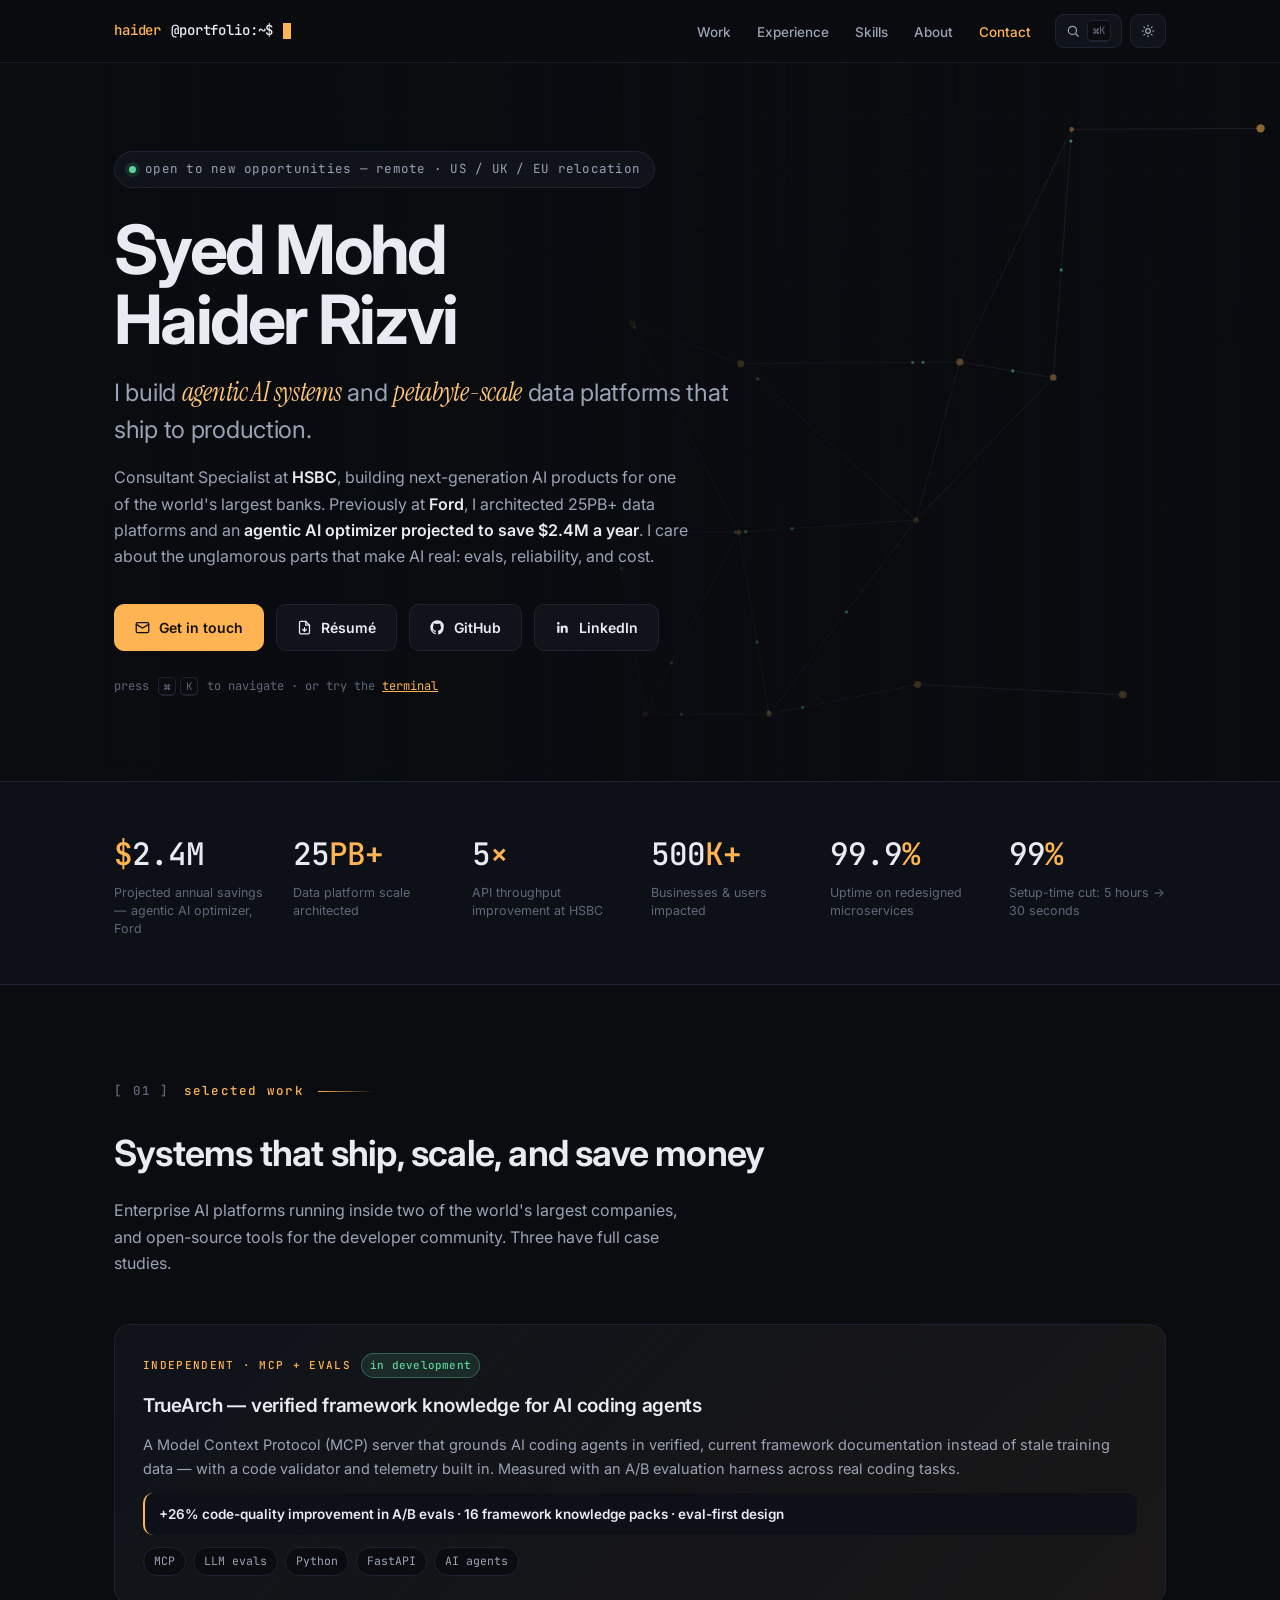
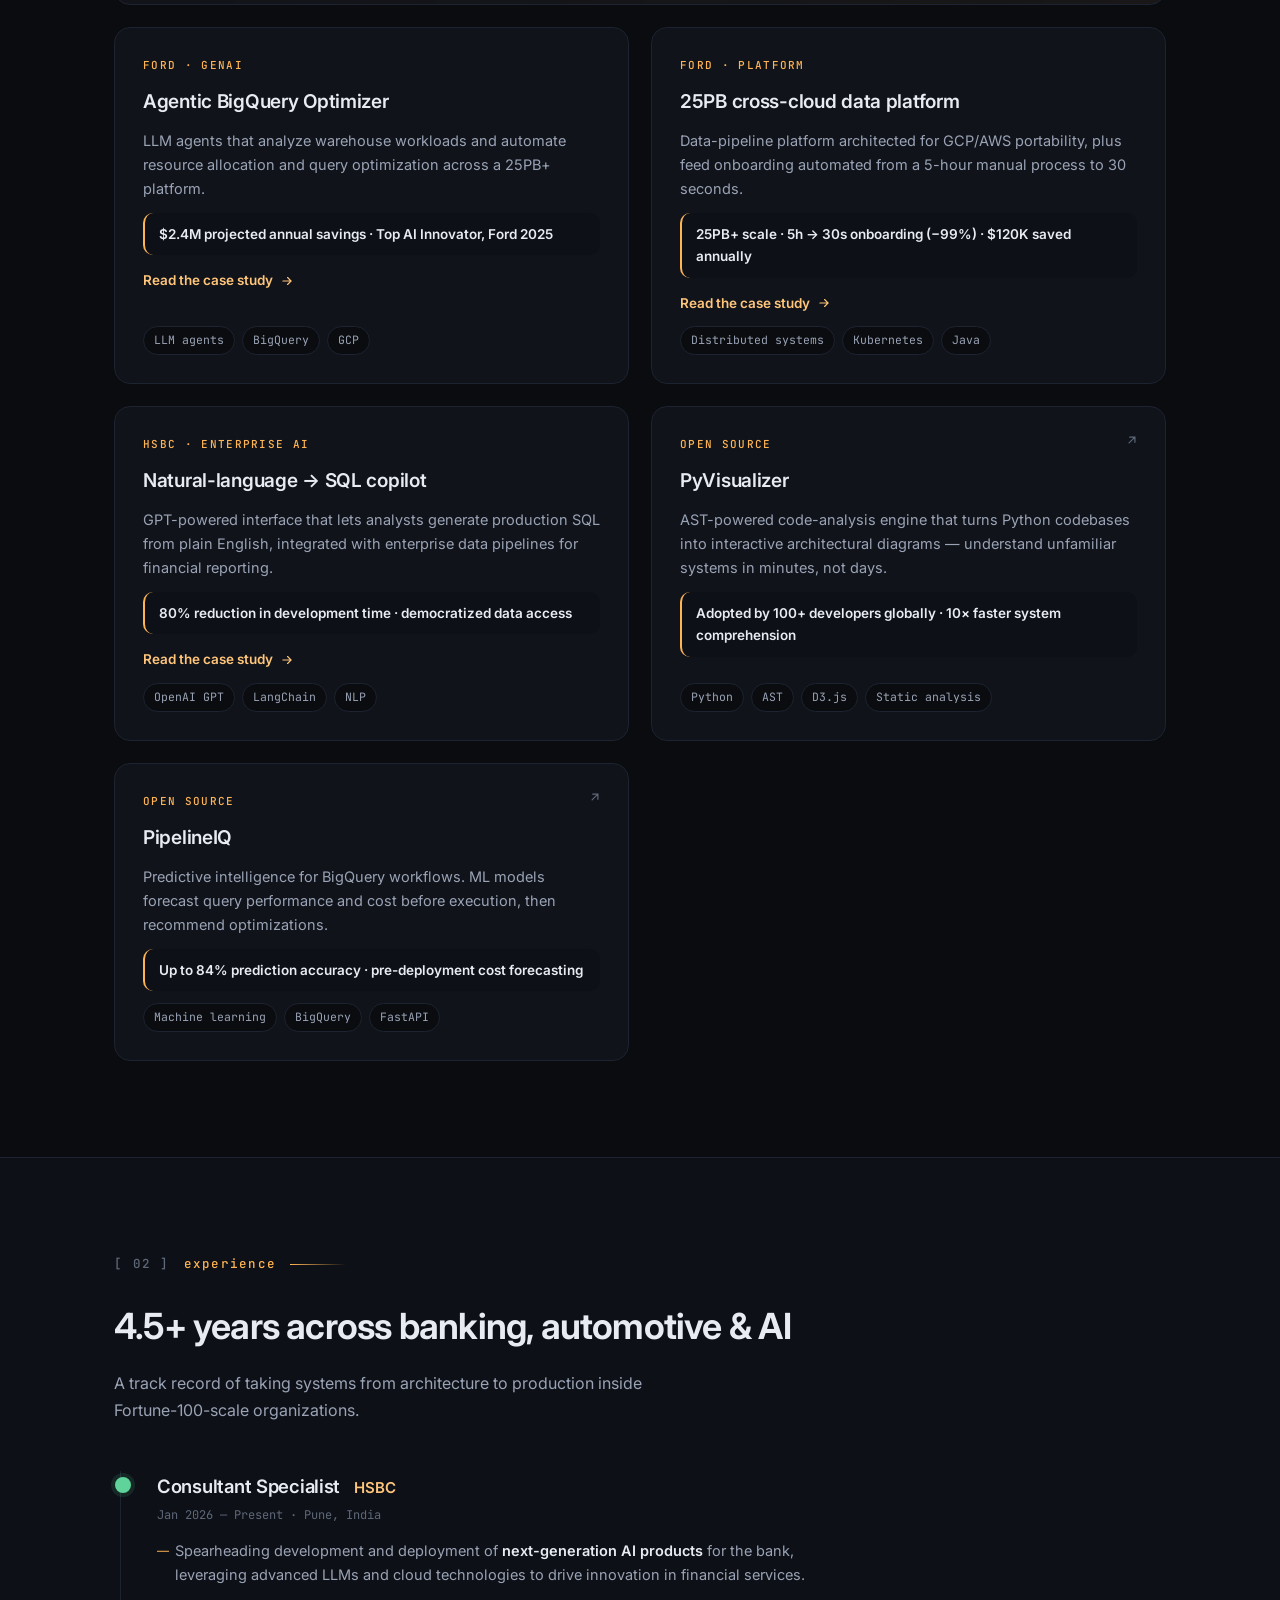
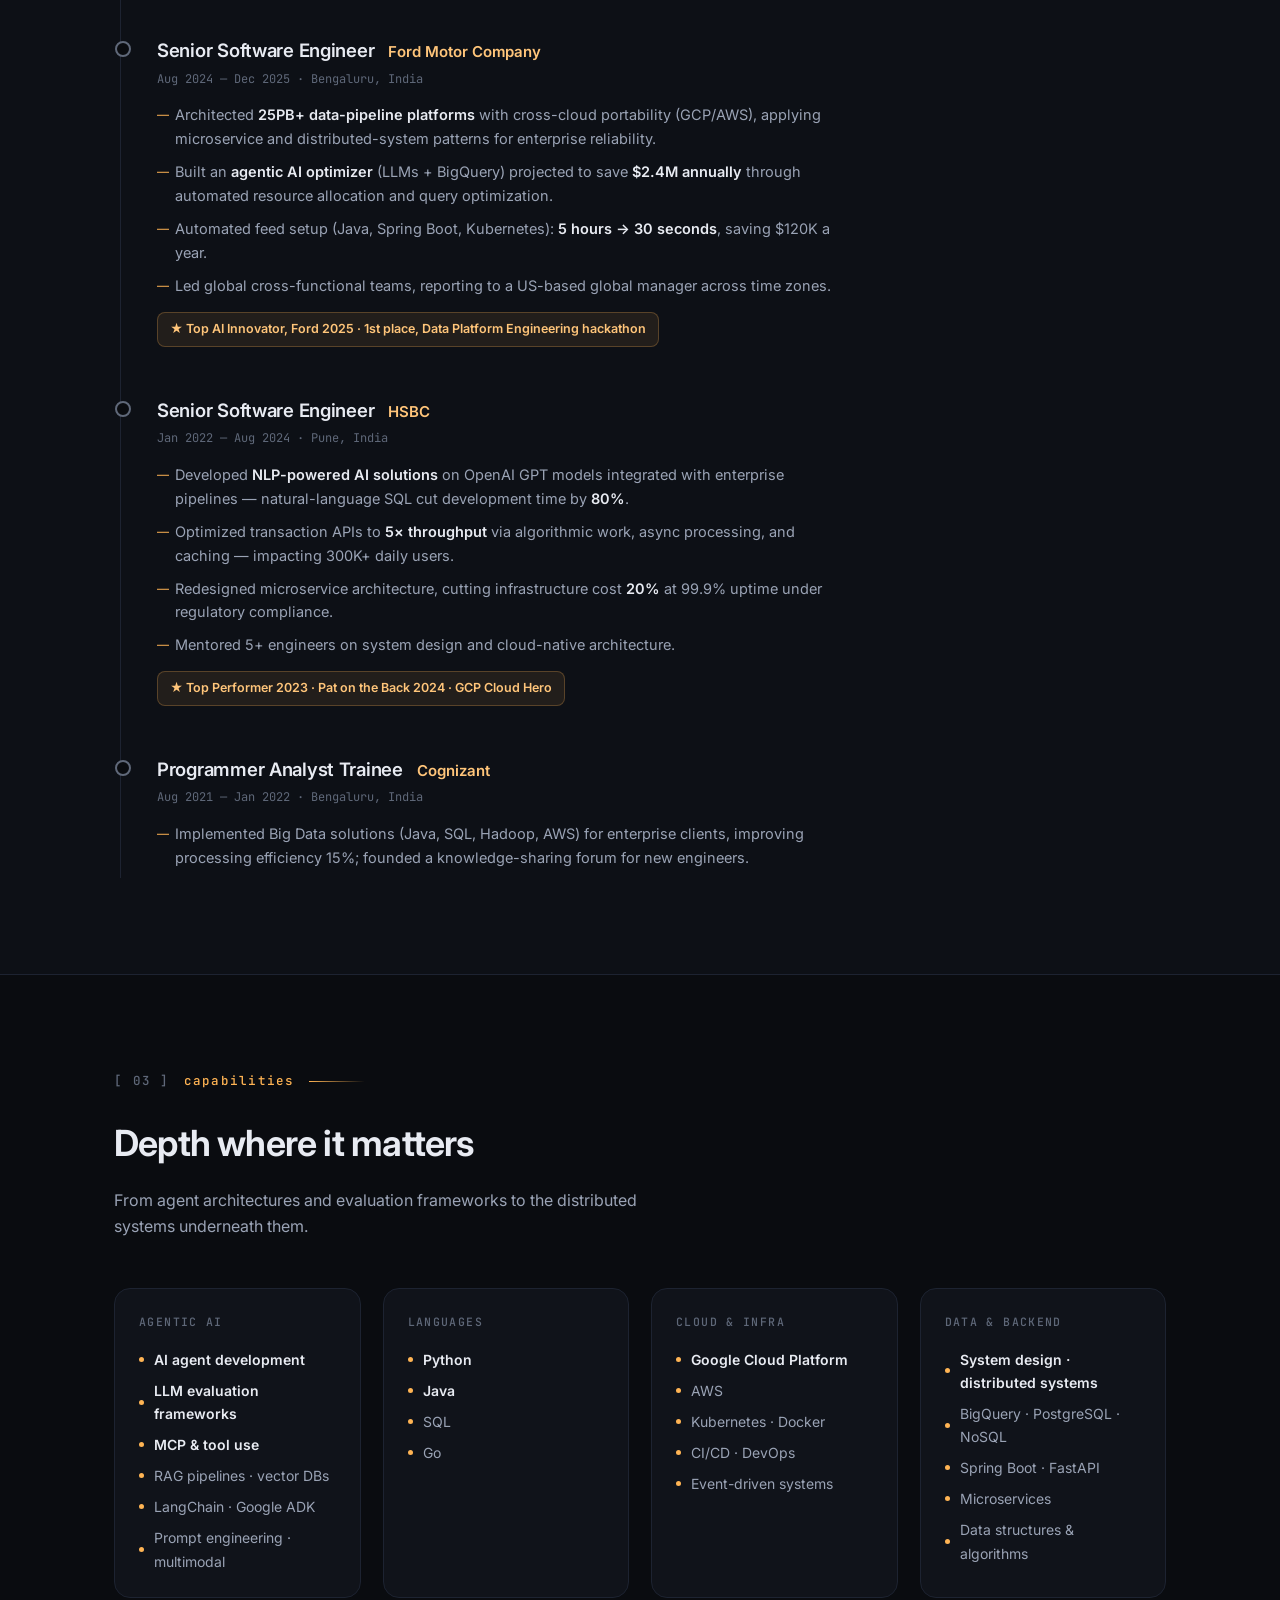
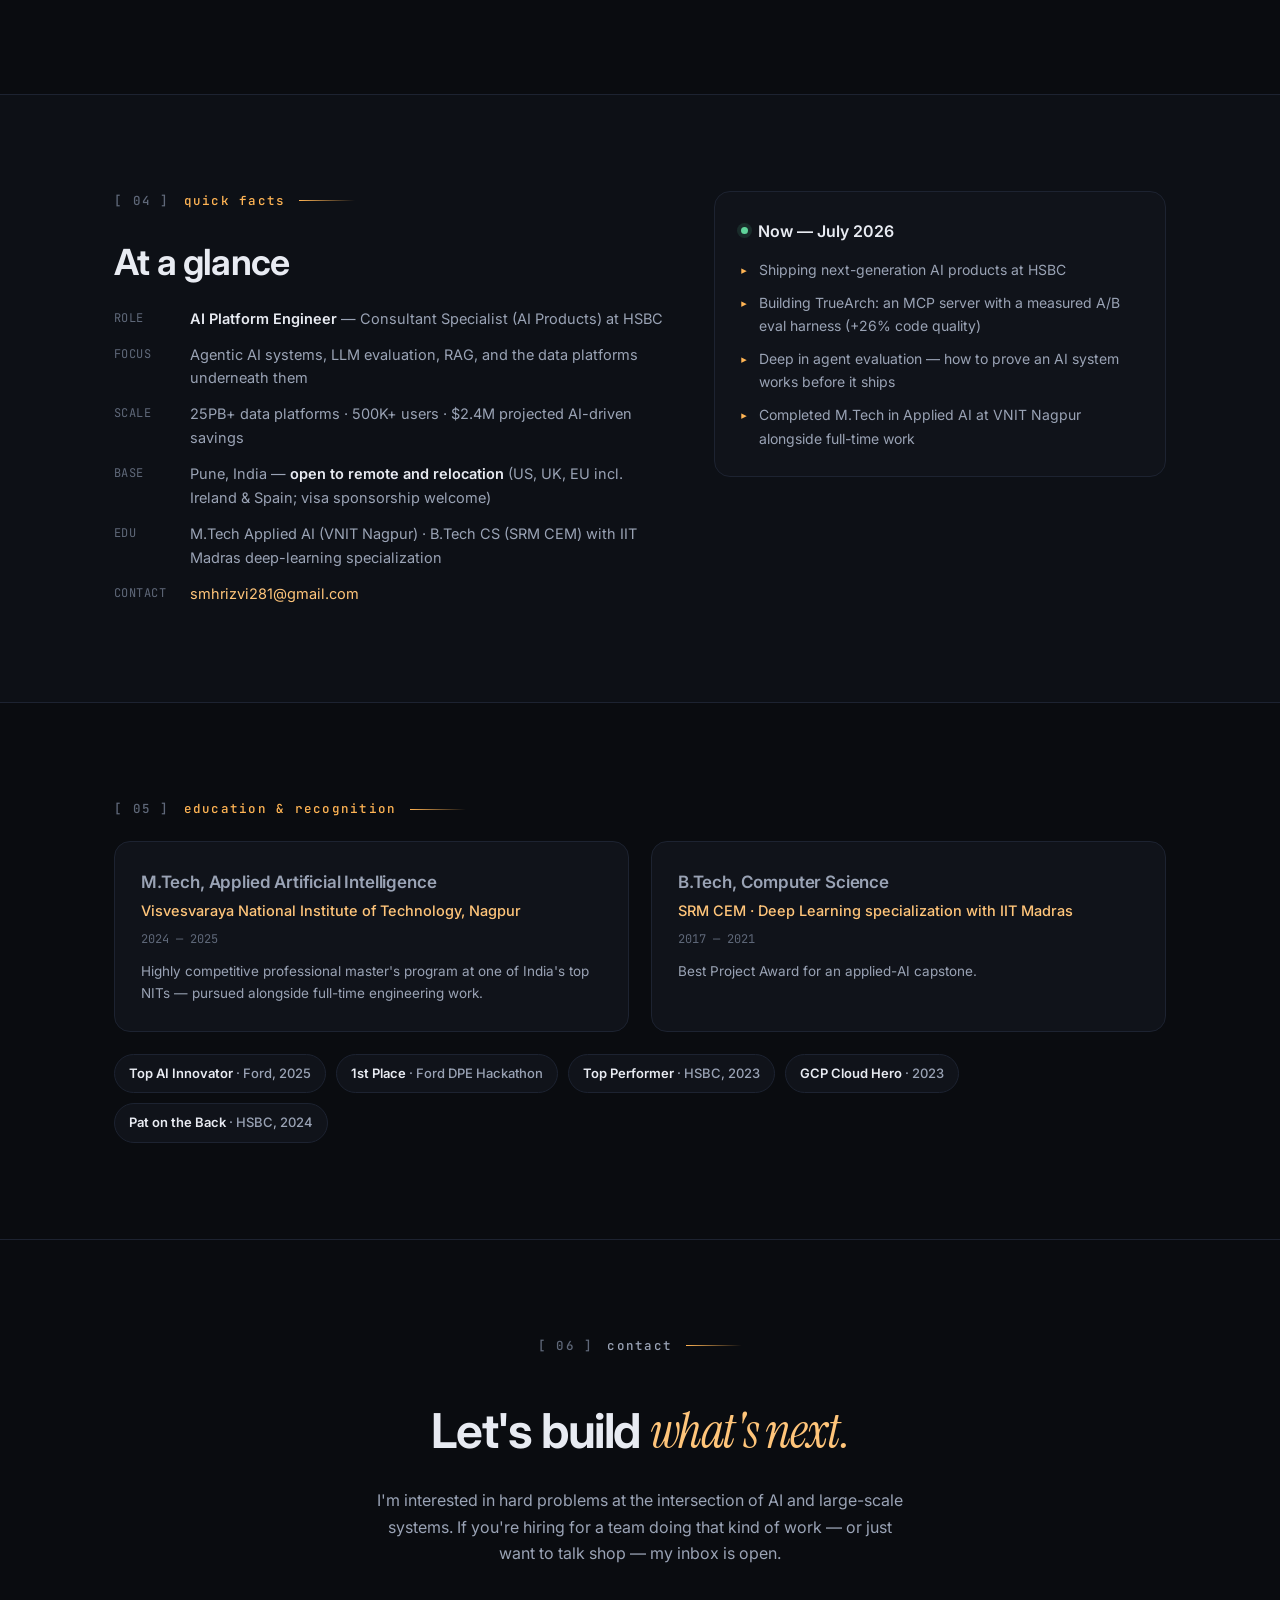
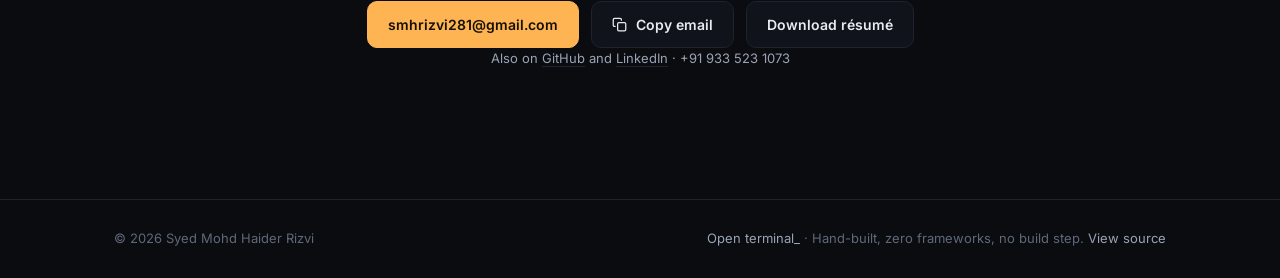
<file: index.html>
<!doctype html>
<html lang="en" data-theme="dark">
<head>
<meta charset="utf-8">
<meta name="viewport" content="width=device-width, initial-scale=1">
<title>Syed Mohd Haider Rizvi — AI Platform Engineer · Agentic Systems, LLM Evals, Petabyte-Scale Data</title>
<meta name="description" content="AI Platform Engineer building agentic AI systems, LLM evaluation frameworks, and petabyte-scale data platforms. Consultant Specialist at HSBC; ex-Ford. $2.4M projected savings, 25PB+ scale, 500K+ users. Open to US/UK/EU relocation.">
<link rel="canonical" href="https://haider1998.github.io/">

<meta property="og:type" content="profile">
<meta property="og:title" content="Syed Mohd Haider Rizvi — AI Platform Engineer">
<meta property="og:description" content="Agentic AI systems · LLM evaluation · 25PB+ data platforms. Building next-gen AI products at HSBC; ex-Ford ($2.4M agentic optimizer).">
<meta property="og:url" content="https://haider1998.github.io/">
<meta property="og:image" content="https://haider1998.github.io/profile.jpg">
<meta name="twitter:card" content="summary">
<meta name="twitter:title" content="Syed Mohd Haider Rizvi — AI Platform Engineer">
<meta name="twitter:description" content="Agentic AI systems · LLM evaluation · 25PB+ data platforms. HSBC, ex-Ford.">

<link rel="icon" href="data:image/svg+xml,%3Csvg xmlns='http://www.w3.org/2000/svg' viewBox='0 0 64 64'%3E%3Crect width='64' height='64' rx='14' fill='%230a0c10'/%3E%3Ctext x='32' y='43' font-family='monospace' font-size='28' fill='%23ffb454' text-anchor='middle'%3E~$%3C/text%3E%3C/svg%3E">

<link rel="preconnect" href="https://fonts.googleapis.com">
<link rel="preconnect" href="https://fonts.gstatic.com" crossorigin>
<link href="https://fonts.googleapis.com/css2?family=Inter:wght@400;500;600;700&family=Instrument+Serif:ital@0;1&family=JetBrains+Mono:wght@400;500&display=swap" rel="stylesheet">
<link rel="stylesheet" href="css/main.css">

<script type="application/ld+json">
{
  "@context": "https://schema.org",
  "@type": "ProfilePage",
  "dateModified": "2026-07-18",
  "mainEntity": {
    "@type": "Person",
    "@id": "https://haider1998.github.io/#person",
    "name": "Syed Mohd Haider Rizvi",
    "alternateName": "Haider Rizvi",
    "url": "https://haider1998.github.io/",
    "image": "https://haider1998.github.io/profile.jpg",
    "jobTitle": "Consultant Specialist (AI Products)",
    "description": "AI Platform Engineer with 4.5+ years building agentic AI systems, LLM evaluation frameworks, and petabyte-scale data platforms for global enterprises. Built an agentic AI optimizer projected to save $2.4M annually at Ford; ships production LLM systems at HSBC.",
    "worksFor": { "@type": "Organization", "name": "HSBC" },
    "alumniOf": [
      { "@type": "CollegeOrUniversity", "name": "Visvesvaraya National Institute of Technology, Nagpur" },
      { "@type": "CollegeOrUniversity", "name": "SRM CEM" }
    ],
    "email": "mailto:smhrizvi281@gmail.com",
    "telephone": "+91-933-523-1073",
    "address": { "@type": "PostalAddress", "addressLocality": "Pune", "addressCountry": "IN" },
    "sameAs": [
      "https://github.com/haider1998",
      "https://www.linkedin.com/in/s-m-h-rizvi-0a40441ab/"
    ],
    "knowsAbout": [
      "Agentic AI systems", "LLM applications", "AI agent development", "LLM evaluation frameworks",
      "Retrieval-augmented generation (RAG)", "Model Context Protocol (MCP)", "Prompt engineering",
      "Distributed systems", "Data engineering", "BigQuery", "Google Cloud Platform", "AWS",
      "Kubernetes", "Microservices", "System design", "Java", "Python", "Go", "SQL"
    ],
    "award": [
      "Top AI Innovator, Ford (2025)",
      "1st Place, Ford Data Platform Engineering Hackathon (2025)",
      "Top Performer, HSBC (2023)",
      "GCP Cloud Hero (2023)",
      "Pat on the Back, HSBC (2024)"
    ]
  }
}
</script>
</head>
<body>
<a class="skip" href="#main">Skip to content</a>
<div class="grid-bg" aria-hidden="true"></div>

<header class="site">
  <div class="wrap nav">
    <a class="brand" href="#top"><span class="sig">haider</span>@portfolio:~$<span class="cursor" aria-hidden="true"></span></a>
    <nav aria-label="Primary">
      <ul class="nav-links">
        <li><a href="#work">Work</a></li>
        <li><a href="#experience">Experience</a></li>
        <li><a href="#skills">Skills</a></li>
        <li><a href="#about">About</a></li>
        <li><a href="#contact">Contact</a></li>
        <li class="nav-ctl">
          <button class="nav-btn" id="paletteBtn" aria-label="Open command palette">
            <svg viewBox="0 0 24 24" fill="none" stroke="currentColor" stroke-width="2" stroke-linecap="round"><circle cx="11" cy="11" r="7"/><path d="m21 21-4.3-4.3"/></svg>
            <span class="kbd">⌘K</span>
          </button>
          <button class="nav-btn" id="themeToggle" aria-label="Toggle light and dark theme">
            <svg id="iconSun" viewBox="0 0 24 24" fill="none" stroke="currentColor" stroke-width="2" stroke-linecap="round" style="display:none"><circle cx="12" cy="12" r="4"/><path d="M12 2v2m0 16v2M4.9 4.9l1.4 1.4m11.4 11.4 1.4 1.4M2 12h2m16 0h2M4.9 19.1l1.4-1.4m11.4-11.4 1.4-1.4"/></svg>
            <svg id="iconMoon" viewBox="0 0 24 24" fill="none" stroke="currentColor" stroke-width="2" stroke-linecap="round"><path d="M21 12.8A9 9 0 1 1 11.2 3a7 7 0 0 0 9.8 9.8Z"/></svg>
          </button>
        </li>
      </ul>
    </nav>
  </div>
</header>

<main id="main">

<!-- ================= HERO ================= -->
<section class="hero" id="top">
  <canvas id="systemCanvas" aria-hidden="true"></canvas>
  <div class="hero-veil" aria-hidden="true"></div>
  <div class="wrap hero-inner">
    <span class="status"><span class="dot" aria-hidden="true"></span>open to new opportunities — remote · US / UK / EU relocation</span>
    <h1>Syed Mohd<br>Haider Rizvi</h1>
    <p class="tagline">I build <span class="serif">agentic AI systems</span> and <span class="serif">petabyte-scale</span> data platforms that ship to production.</p>
    <p class="lede">
      Consultant Specialist at <strong>HSBC</strong>, building next-generation AI products for one of the
      world's largest banks. Previously at <strong>Ford</strong>, I architected 25PB+ data platforms and an
      <strong>agentic AI optimizer projected to save $2.4M a year</strong>. I care about the unglamorous parts
      that make AI real: evals, reliability, and cost.
    </p>
    <div class="actions">
      <a class="btn primary" href="mailto:smhrizvi281@gmail.com">
        <svg viewBox="0 0 24 24" fill="none" stroke="currentColor" stroke-width="2" stroke-linecap="round"><rect x="2" y="4" width="20" height="16" rx="2"/><path d="m22 7-10 6L2 7"/></svg>
        Get in touch
      </a>
      <a class="btn" href="Syed_Mohd_Haider_Rizvi_Resume.pdf" target="_blank" rel="noopener">
        <svg viewBox="0 0 24 24" fill="none" stroke="currentColor" stroke-width="2" stroke-linecap="round"><path d="M14 2H6a2 2 0 0 0-2 2v16a2 2 0 0 0 2 2h12a2 2 0 0 0 2-2V8z"/><path d="M14 2v6h6M12 18v-6M9 15l3 3 3-3"/></svg>
        Résumé
      </a>
      <a class="btn" href="https://github.com/haider1998" target="_blank" rel="noopener">
        <svg viewBox="0 0 24 24" fill="currentColor"><path d="M12 .5C5.7.5.5 5.7.5 12c0 5.1 3.3 9.4 7.9 10.9.6.1.8-.2.8-.6v-2c-3.2.7-3.9-1.4-3.9-1.4-.5-1.3-1.3-1.7-1.3-1.7-1-.7.1-.7.1-.7 1.2.1 1.8 1.2 1.8 1.2 1 1.8 2.7 1.3 3.4 1 .1-.8.4-1.3.7-1.6-2.6-.3-5.3-1.3-5.3-5.7 0-1.3.4-2.3 1.2-3.1-.1-.3-.5-1.5.1-3.1 0 0 1-.3 3.2 1.2a11 11 0 0 1 5.8 0C15.3 4.9 16.3 5.2 16.3 5.2c.6 1.6.2 2.8.1 3.1.7.8 1.2 1.8 1.2 3.1 0 4.5-2.7 5.4-5.3 5.7.4.4.8 1.1.8 2.2v3.3c0 .3.2.7.8.6a11.5 11.5 0 0 0 7.9-10.9C23.5 5.7 18.3.5 12 .5z"/></svg>
        GitHub
      </a>
      <a class="btn" href="https://www.linkedin.com/in/s-m-h-rizvi-0a40441ab/" target="_blank" rel="noopener">
        <svg viewBox="0 0 24 24" fill="currentColor"><path d="M20.4 20.4h-3.6v-5.6c0-1.3 0-3-1.9-3s-2.1 1.4-2.1 2.9v5.7H9.2V9h3.4v1.6a3.8 3.8 0 0 1 3.4-1.9c3.7 0 4.4 2.4 4.4 5.5v6.2zM5.3 7.4a2.1 2.1 0 1 1 0-4.2 2.1 2.1 0 0 1 0 4.2zM7.1 20.4H3.5V9h3.6v11.4z"/></svg>
        LinkedIn
      </a>
    </div>
    <p class="hero-tip">press <span class="kbd">⌘</span><span class="kbd">K</span> to navigate · or try the <button id="termHintBtn" style="background:none;border:none;cursor:pointer;color:var(--accent);font:inherit;padding:0;text-decoration:underline">terminal</button></p>
  </div>
</section>

<!-- ================= METRICS ================= -->
<div class="metrics" aria-label="Career impact at a glance">
  <div class="wrap metrics-grid">
    <div class="metric reveal"><div class="num"><b>$</b><span data-count="2.4" data-decimals="1">0</span>M</div><div class="lbl">Projected annual savings — agentic AI optimizer, Ford</div></div>
    <div class="metric reveal"><div class="num"><span data-count="25">0</span><b>PB+</b></div><div class="lbl">Data platform scale architected</div></div>
    <div class="metric reveal"><div class="num"><span data-count="5">0</span><b>×</b></div><div class="lbl">API throughput improvement at HSBC</div></div>
    <div class="metric reveal"><div class="num"><span data-count="500">0</span><b>K+</b></div><div class="lbl">Businesses &amp; users impacted</div></div>
    <div class="metric reveal"><div class="num"><span data-count="99.9" data-decimals="1">0</span><b>%</b></div><div class="lbl">Uptime on redesigned microservices</div></div>
    <div class="metric reveal"><div class="num"><span data-count="99">0</span><b>%</b></div><div class="lbl">Setup-time cut: 5 hours → 30 seconds</div></div>
  </div>
</div>

<!-- ================= WORK ================= -->
<section id="work">
  <div class="wrap">
    <p class="sec-label reveal"><span class="idx">[ 01 ]</span> selected work</p>
    <h2 class="reveal">Systems that ship, scale, and save money</h2>
    <p class="section-intro reveal">Enterprise AI platforms running inside two of the world's largest companies, and open-source tools for the developer community. Three have full case studies.</p>

    <div class="work-grid">
      <article class="card flag reveal">
        <span class="kind">Independent · MCP + Evals <span class="wip">in development</span></span>
        <h3>TrueArch — verified framework knowledge for AI coding agents</h3>
        <p>A Model Context Protocol (MCP) server that grounds AI coding agents in verified, current framework documentation instead of stale training data — with a code validator and telemetry built in. Measured with an A/B evaluation harness across real coding tasks.</p>
        <p class="impact">+26% code-quality improvement in A/B evals · 16 framework knowledge packs · eval-first design</p>
        <div class="tags"><span class="tag">MCP</span><span class="tag">LLM evals</span><span class="tag">Python</span><span class="tag">FastAPI</span><span class="tag">AI agents</span></div>
      </article>

      <article class="card reveal">
        <span class="kind">Ford · GenAI</span>
        <h3>Agentic BigQuery Optimizer</h3>
        <p>LLM agents that analyze warehouse workloads and automate resource allocation and query optimization across a 25PB+ platform.</p>
        <p class="impact">$2.4M projected annual savings · Top AI Innovator, Ford 2025</p>
        <a class="cs-link" href="case-studies/agentic-optimizer.html">Read the case study <svg viewBox="0 0 24 24" fill="none" stroke="currentColor" stroke-width="2" stroke-linecap="round"><path d="M5 12h14m-6-6 6 6-6 6"/></svg></a>
        <div class="tags"><span class="tag">LLM agents</span><span class="tag">BigQuery</span><span class="tag">GCP</span></div>
      </article>

      <article class="card reveal">
        <span class="kind">Ford · Platform</span>
        <h3>25PB cross-cloud data platform</h3>
        <p>Data-pipeline platform architected for GCP/AWS portability, plus feed onboarding automated from a 5-hour manual process to 30 seconds.</p>
        <p class="impact">25PB+ scale · 5h → 30s onboarding (−99%) · $120K saved annually</p>
        <a class="cs-link" href="case-studies/petabyte-platform.html">Read the case study <svg viewBox="0 0 24 24" fill="none" stroke="currentColor" stroke-width="2" stroke-linecap="round"><path d="M5 12h14m-6-6 6 6-6 6"/></svg></a>
        <div class="tags"><span class="tag">Distributed systems</span><span class="tag">Kubernetes</span><span class="tag">Java</span></div>
      </article>

      <article class="card reveal">
        <span class="kind">HSBC · Enterprise AI</span>
        <h3>Natural-language → SQL copilot</h3>
        <p>GPT-powered interface that lets analysts generate production SQL from plain English, integrated with enterprise data pipelines for financial reporting.</p>
        <p class="impact">80% reduction in development time · democratized data access</p>
        <a class="cs-link" href="case-studies/nl2sql-copilot.html">Read the case study <svg viewBox="0 0 24 24" fill="none" stroke="currentColor" stroke-width="2" stroke-linecap="round"><path d="M5 12h14m-6-6 6 6-6 6"/></svg></a>
        <div class="tags"><span class="tag">OpenAI GPT</span><span class="tag">LangChain</span><span class="tag">NLP</span></div>
      </article>

      <article class="card reveal">
        <span class="kind">Open source</span>
        <span class="ext"><span class="gh-stars" data-repo="haider1998/pyvisualizer"></span><svg viewBox="0 0 24 24" fill="none" stroke="currentColor" stroke-width="2" stroke-linecap="round"><path d="M7 17 17 7M8 7h9v9"/></svg></span>
        <h3><a href="https://github.com/haider1998/PyVisualizer" target="_blank" rel="noopener">PyVisualizer</a></h3>
        <p>AST-powered code-analysis engine that turns Python codebases into interactive architectural diagrams — understand unfamiliar systems in minutes, not days.</p>
        <p class="impact">Adopted by 100+ developers globally · 10× faster system comprehension</p>
        <div class="tags"><span class="tag">Python</span><span class="tag">AST</span><span class="tag">D3.js</span><span class="tag">Static analysis</span></div>
      </article>

      <article class="card reveal">
        <span class="kind">Open source</span>
        <span class="ext"><span class="gh-stars" data-repo="haider1998/PipelineIQ"></span><svg viewBox="0 0 24 24" fill="none" stroke="currentColor" stroke-width="2" stroke-linecap="round"><path d="M7 17 17 7M8 7h9v9"/></svg></span>
        <h3><a href="https://github.com/haider1998/PipelineIQ" target="_blank" rel="noopener">PipelineIQ</a></h3>
        <p>Predictive intelligence for BigQuery workflows. ML models forecast query performance and cost before execution, then recommend optimizations.</p>
        <p class="impact">Up to 84% prediction accuracy · pre-deployment cost forecasting</p>
        <div class="tags"><span class="tag">Machine learning</span><span class="tag">BigQuery</span><span class="tag">FastAPI</span></div>
      </article>
    </div>
  </div>
</section>

<!-- ================= EXPERIENCE ================= -->
<section id="experience" style="background:var(--bg-inset);border-top:1px solid var(--line);border-bottom:1px solid var(--line)">
  <div class="wrap">
    <p class="sec-label reveal"><span class="idx">[ 02 ]</span> experience</p>
    <h2 class="reveal">4.5+ years across banking, automotive &amp; AI</h2>
    <p class="section-intro reveal">A track record of taking systems from architecture to production inside Fortune-100-scale organizations.</p>

    <div class="xp">
      <div class="xp-item current reveal">
        <div class="xp-head"><h3>Consultant Specialist</h3><span class="xp-co">HSBC</span></div>
        <p class="xp-meta">Jan 2026 — Present · Pune, India</p>
        <ul>
          <li>Spearheading development and deployment of <strong>next-generation AI products</strong> for the bank, leveraging advanced LLMs and cloud technologies to drive innovation in financial services.</li>
        </ul>
      </div>

      <div class="xp-item reveal">
        <div class="xp-head"><h3>Senior Software Engineer</h3><span class="xp-co">Ford Motor Company</span></div>
        <p class="xp-meta">Aug 2024 — Dec 2025 · Bengaluru, India</p>
        <ul>
          <li>Architected <strong>25PB+ data-pipeline platforms</strong> with cross-cloud portability (GCP/AWS), applying microservice and distributed-system patterns for enterprise reliability.</li>
          <li>Built an <strong>agentic AI optimizer</strong> (LLMs + BigQuery) projected to save <strong>$2.4M annually</strong> through automated resource allocation and query optimization.</li>
          <li>Automated feed setup (Java, Spring Boot, Kubernetes): <strong>5 hours → 30 seconds</strong>, saving $120K a year.</li>
          <li>Led global cross-functional teams, reporting to a US-based global manager across time zones.</li>
        </ul>
        <span class="award">★ Top AI Innovator, Ford 2025 · 1st place, Data Platform Engineering hackathon</span>
      </div>

      <div class="xp-item reveal">
        <div class="xp-head"><h3>Senior Software Engineer</h3><span class="xp-co">HSBC</span></div>
        <p class="xp-meta">Jan 2022 — Aug 2024 · Pune, India</p>
        <ul>
          <li>Developed <strong>NLP-powered AI solutions</strong> on OpenAI GPT models integrated with enterprise pipelines — natural-language SQL cut development time by <strong>80%</strong>.</li>
          <li>Optimized transaction APIs to <strong>5× throughput</strong> via algorithmic work, async processing, and caching — impacting 300K+ daily users.</li>
          <li>Redesigned microservice architecture, cutting infrastructure cost <strong>20%</strong> at 99.9% uptime under regulatory compliance.</li>
          <li>Mentored 5+ engineers on system design and cloud-native architecture.</li>
        </ul>
        <span class="award">★ Top Performer 2023 · Pat on the Back 2024 · GCP Cloud Hero</span>
      </div>

      <div class="xp-item reveal">
        <div class="xp-head"><h3>Programmer Analyst Trainee</h3><span class="xp-co">Cognizant</span></div>
        <p class="xp-meta">Aug 2021 — Jan 2022 · Bengaluru, India</p>
        <ul>
          <li>Implemented Big Data solutions (Java, SQL, Hadoop, AWS) for enterprise clients, improving processing efficiency 15%; founded a knowledge-sharing forum for new engineers.</li>
        </ul>
      </div>
    </div>
  </div>
</section>

<!-- ================= SKILLS ================= -->
<section id="skills">
  <div class="wrap">
    <p class="sec-label reveal"><span class="idx">[ 03 ]</span> capabilities</p>
    <h2 class="reveal">Depth where it matters</h2>
    <p class="section-intro reveal">From agent architectures and evaluation frameworks to the distributed systems underneath them.</p>

    <div class="skills-grid">
      <div class="skill-group reveal">
        <h3>Agentic AI</h3>
        <ul>
          <li class="hl">AI agent development</li>
          <li class="hl">LLM evaluation frameworks</li>
          <li class="hl">MCP &amp; tool use</li>
          <li>RAG pipelines · vector DBs</li>
          <li>LangChain · Google ADK</li>
          <li>Prompt engineering · multimodal</li>
        </ul>
      </div>
      <div class="skill-group reveal">
        <h3>Languages</h3>
        <ul>
          <li class="hl">Python</li>
          <li class="hl">Java</li>
          <li>SQL</li>
          <li>Go</li>
        </ul>
      </div>
      <div class="skill-group reveal">
        <h3>Cloud &amp; Infra</h3>
        <ul>
          <li class="hl">Google Cloud Platform</li>
          <li>AWS</li>
          <li>Kubernetes · Docker</li>
          <li>CI/CD · DevOps</li>
          <li>Event-driven systems</li>
        </ul>
      </div>
      <div class="skill-group reveal">
        <h3>Data &amp; Backend</h3>
        <ul>
          <li class="hl">System design · distributed systems</li>
          <li>BigQuery · PostgreSQL · NoSQL</li>
          <li>Spring Boot · FastAPI</li>
          <li>Microservices</li>
          <li>Data structures &amp; algorithms</li>
        </ul>
      </div>
    </div>
  </div>
</section>

<!-- ================= QUICK FACTS / NOW ================= -->
<section id="about" class="facts">
  <div class="wrap facts-grid">
    <div class="reveal">
      <p class="sec-label"><span class="idx">[ 04 ]</span> quick facts</p>
      <h2>At a glance</h2>
      <dl>
        <dt>ROLE</dt><dd><strong>AI Platform Engineer</strong> — Consultant Specialist (AI Products) at HSBC</dd>
        <dt>FOCUS</dt><dd>Agentic AI systems, LLM evaluation, RAG, and the data platforms underneath them</dd>
        <dt>SCALE</dt><dd>25PB+ data platforms · 500K+ users · $2.4M projected AI-driven savings</dd>
        <dt>BASE</dt><dd>Pune, India — <strong>open to remote and relocation</strong> (US, UK, EU incl. Ireland &amp; Spain; visa sponsorship welcome)</dd>
        <dt>EDU</dt><dd>M.Tech Applied AI (VNIT Nagpur) · B.Tech CS (SRM CEM) with IIT Madras deep-learning specialization</dd>
        <dt>CONTACT</dt><dd><a href="mailto:smhrizvi281@gmail.com" style="color:var(--accent-ink)">smhrizvi281@gmail.com</a></dd>
      </dl>
    </div>
    <div class="now-card reveal">
      <h3><span class="dot" aria-hidden="true"></span>Now — July 2026</h3>
      <ul>
        <li>Shipping next-generation AI products at HSBC</li>
        <li>Building TrueArch: an MCP server with a measured A/B eval harness (+26% code quality)</li>
        <li>Deep in agent evaluation — how to prove an AI system works before it ships</li>
        <li>Completed M.Tech in Applied AI at VNIT Nagpur alongside full-time work</li>
      </ul>
    </div>
  </div>
</section>

<!-- ================= EDUCATION ================= -->
<section id="education">
  <div class="wrap">
    <p class="sec-label reveal"><span class="idx">[ 05 ]</span> education &amp; recognition</p>
    <div class="edu-grid">
      <div class="edu reveal">
        <p class="deg">M.Tech, Applied Artificial Intelligence</p>
        <p class="inst">Visvesvaraya National Institute of Technology, Nagpur</p>
        <p class="yrs">2024 — 2025</p>
        <p>Highly competitive professional master's program at one of India's top NITs — pursued alongside full-time engineering work.</p>
      </div>
      <div class="edu reveal">
        <p class="deg">B.Tech, Computer Science</p>
        <p class="inst">SRM CEM · Deep Learning specialization with IIT Madras</p>
        <p class="yrs">2017 — 2021</p>
        <p>Best Project Award for an applied-AI capstone.</p>
      </div>
    </div>
    <div class="awards reveal">
      <span><b>Top AI Innovator</b> · Ford, 2025</span>
      <span><b>1st Place</b> · Ford DPE Hackathon</span>
      <span><b>Top Performer</b> · HSBC, 2023</span>
      <span><b>GCP Cloud Hero</b> · 2023</span>
      <span><b>Pat on the Back</b> · HSBC, 2024</span>
    </div>
  </div>
</section>

<!-- ================= CONTACT ================= -->
<section id="contact" class="contact" style="border-top:1px solid var(--line)">
  <div class="wrap">
    <p class="sec-label reveal" style="justify-content:center"><span class="idx">[ 06 ]</span> contact</p>
    <h2 class="reveal">Let's build <span class="serif">what's next.</span></h2>
    <p class="reveal">I'm interested in hard problems at the intersection of AI and large-scale systems.
    If you're hiring for a team doing that kind of work — or just want to talk shop — my inbox is open.</p>
    <div class="actions reveal">
      <a class="btn primary" href="mailto:smhrizvi281@gmail.com">smhrizvi281@gmail.com</a>
      <button class="btn" id="copyEmail" type="button">
        <svg viewBox="0 0 24 24" fill="none" stroke="currentColor" stroke-width="2" stroke-linecap="round"><rect x="9" y="9" width="13" height="13" rx="2"/><path d="M5 15H4a2 2 0 0 1-2-2V4a2 2 0 0 1 2-2h9a2 2 0 0 1 2 2v1"/></svg>
        Copy email
      </button>
      <a class="btn" href="Syed_Mohd_Haider_Rizvi_Resume.pdf" target="_blank" rel="noopener">Download résumé</a>
    </div>
    <p class="fineprint reveal">
      Also on <a href="https://github.com/haider1998" target="_blank" rel="noopener">GitHub</a> and
      <a href="https://www.linkedin.com/in/s-m-h-rizvi-0a40441ab/" target="_blank" rel="noopener">LinkedIn</a>
      · +91 933 523 1073
    </p>
  </div>
</section>
</main>

<footer class="site">
  <div class="wrap">
    <p>© <span id="year">2026</span> Syed Mohd Haider Rizvi</p>
    <p><button id="termFootBtn" type="button">Open terminal_</button> · Hand-built, zero frameworks, no build step. <a href="https://github.com/haider1998/haider1998.github.io" target="_blank" rel="noopener">View source</a></p>
  </div>
</footer>

<div id="toast" role="status"></div>

<!-- Command palette -->
<div class="palette-veil" id="paletteVeil" role="dialog" aria-modal="true" aria-label="Command palette">
  <div class="palette">
    <input id="paletteInput" type="text" placeholder="Type a command or search…" autocomplete="off" spellcheck="false">
    <div class="palette-list" id="paletteList" role="listbox"></div>
    <div class="palette-foot"><span>↑↓ navigate</span><span>↵ select</span><span>esc close</span></div>
  </div>
</div>

<!-- Terminal -->
<div class="term-veil" id="termVeil" role="dialog" aria-modal="true" aria-label="Interactive terminal">
  <div class="term">
    <div class="term-bar">
      <span class="tl r"></span><span class="tl y"></span><span class="tl g"></span>
      <span>haider@portfolio — zsh</span>
      <button id="termClose" aria-label="Close terminal">×</button>
    </div>
    <div class="term-body" id="termBody"></div>
    <div class="term-input-row">
      <span class="ps1">haider@portfolio:~$</span>
      <input id="termInput" type="text" autocomplete="off" spellcheck="false" aria-label="Terminal input">
    </div>
  </div>
</div>

<script src="js/main.js" defer></script>
<script src="js/hero-system.js" defer></script>
<script src="js/palette.js" defer></script>
<script src="js/terminal.js" defer></script>
</body>
</html>
</file>
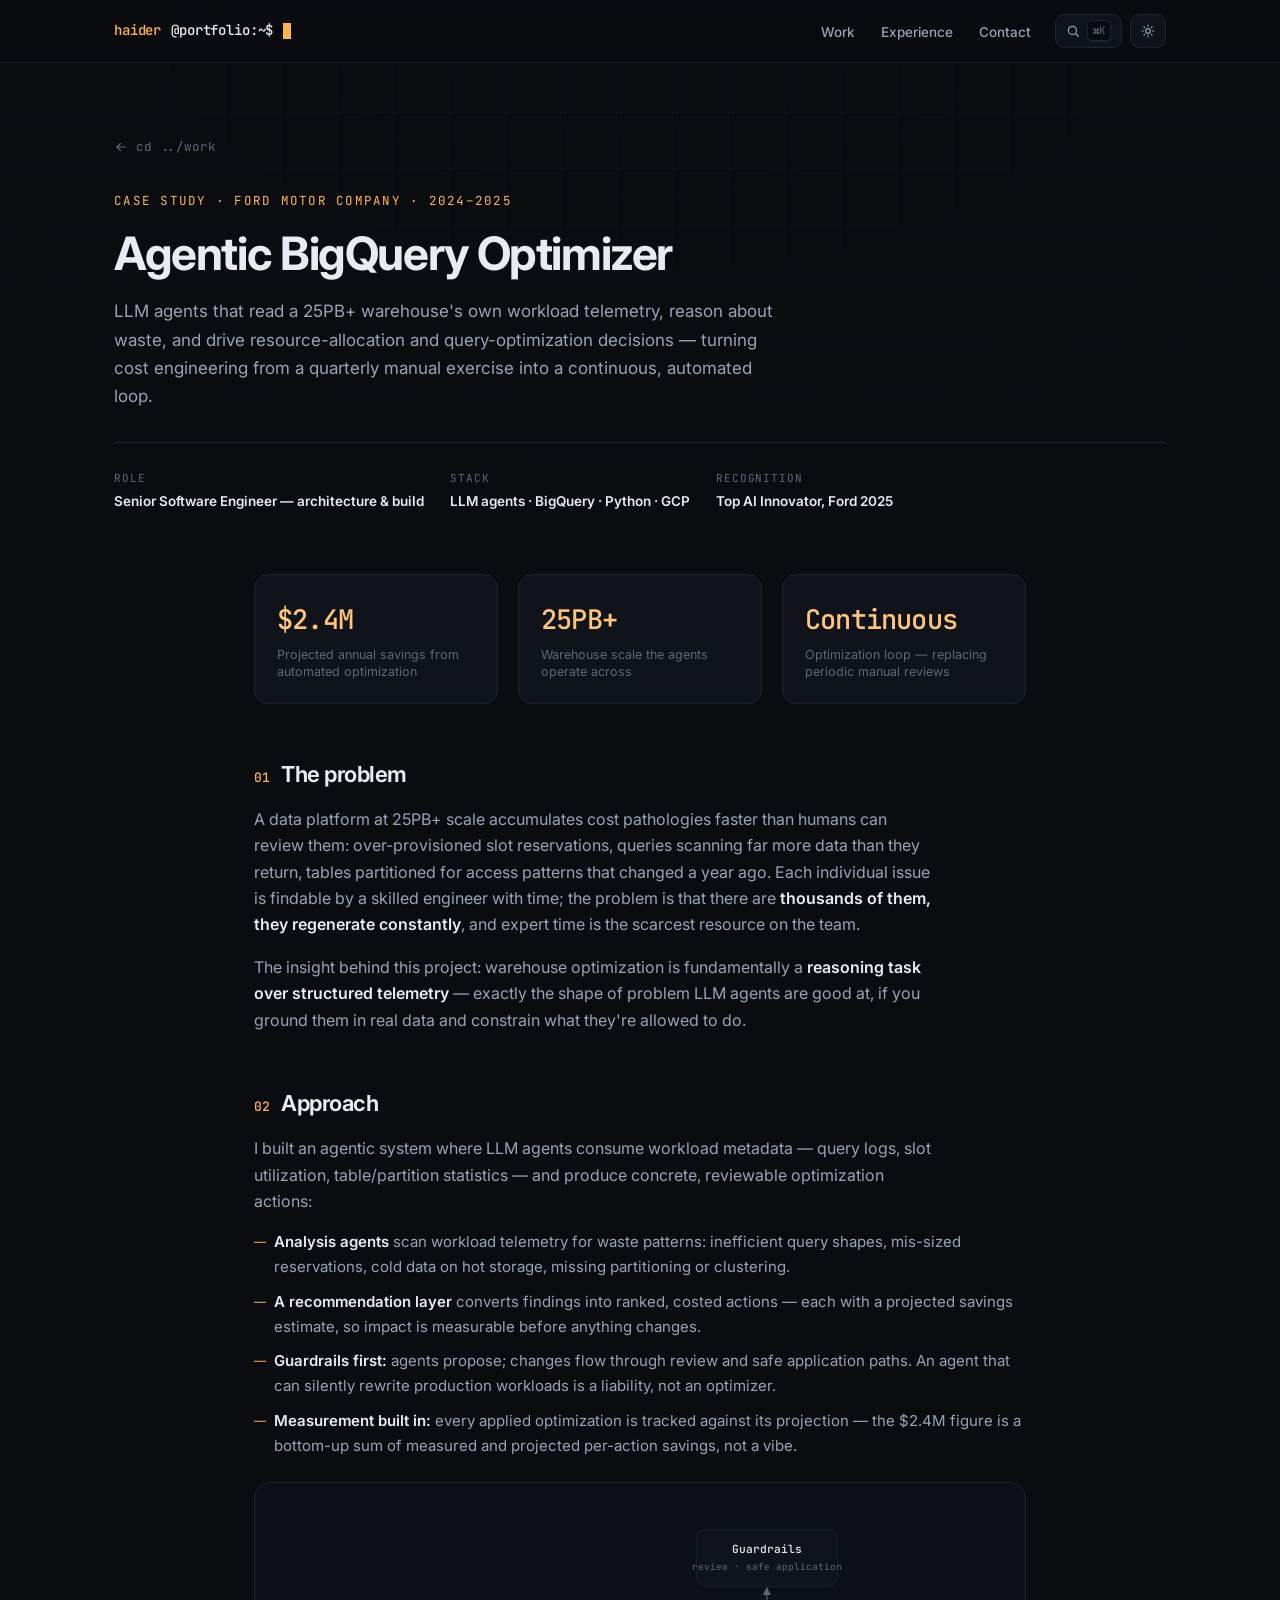
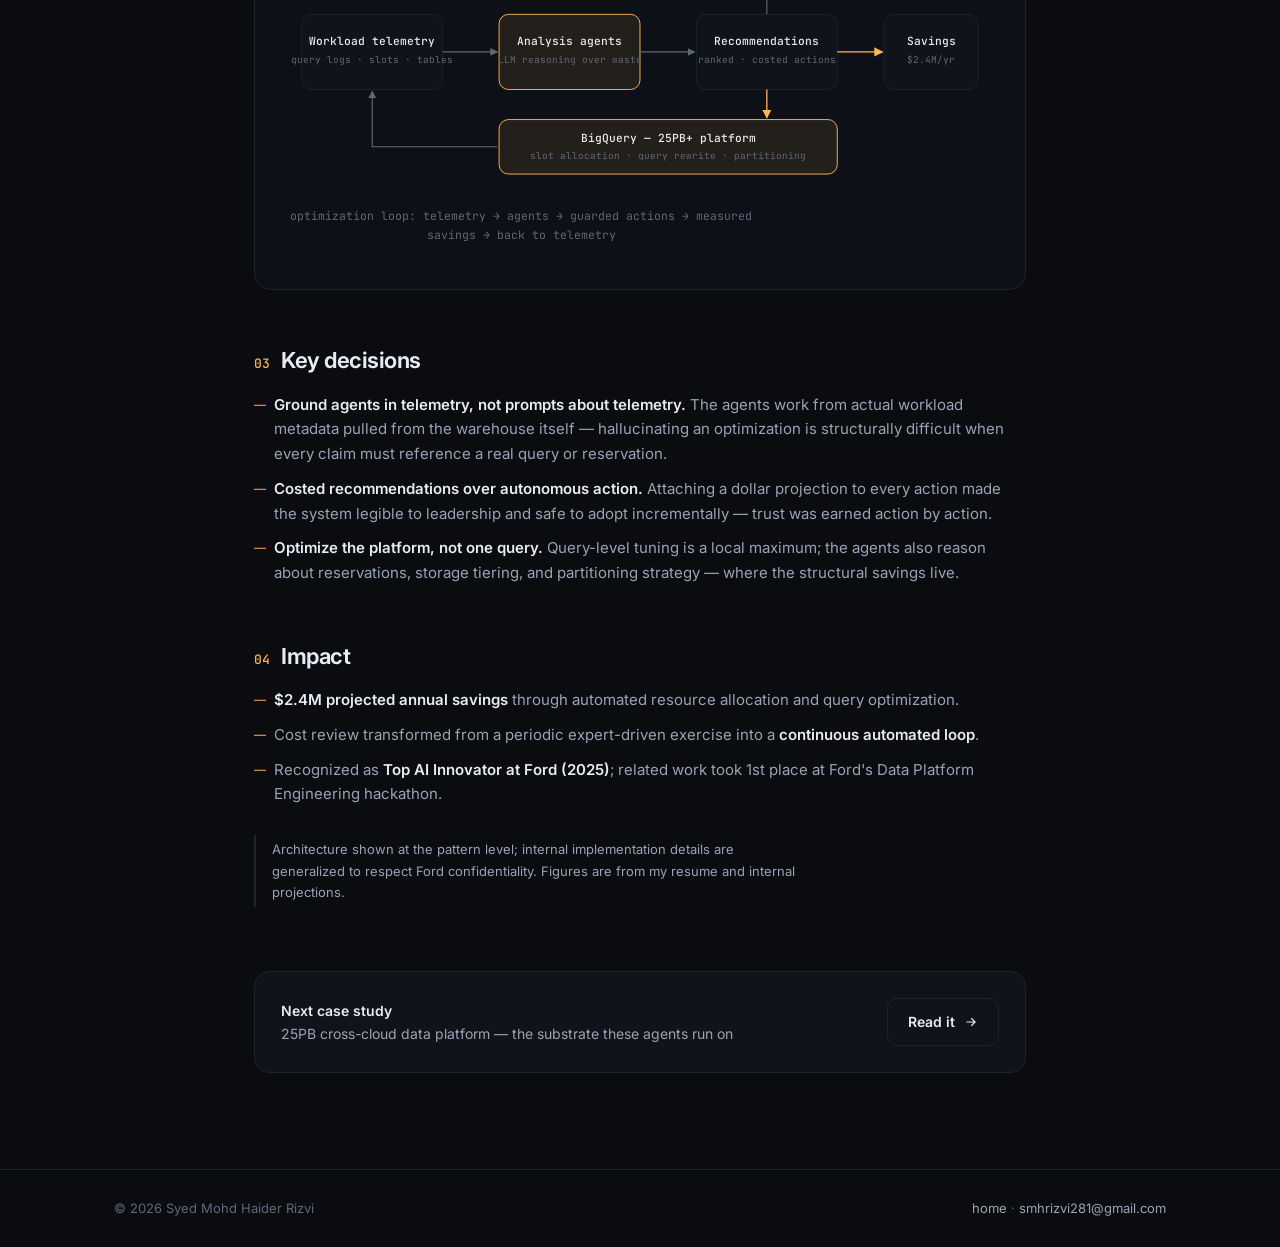
<file: case-studies/agentic-optimizer.html>
<!doctype html>
<html lang="en" data-theme="dark">
<head>
<meta charset="utf-8">
<meta name="viewport" content="width=device-width, initial-scale=1">
<title>Case Study: Agentic BigQuery Optimizer — $2.4M Projected Savings | Syed Mohd Haider Rizvi</title>
<meta name="description" content="How LLM agents were used to analyze 25PB+ BigQuery workloads at Ford and automate resource allocation and query optimization — projected $2.4M annual savings.">
<link rel="canonical" href="https://haider1998.github.io/case-studies/agentic-optimizer.html">
<meta property="og:type" content="article">
<meta property="og:title" content="Case Study: Agentic BigQuery Optimizer — $2.4M Projected Savings">
<meta property="og:description" content="LLM agents analyzing 25PB+ warehouse workloads, automating resource allocation and query optimization at Ford.">
<meta property="og:url" content="https://haider1998.github.io/case-studies/agentic-optimizer.html">
<meta property="og:image" content="https://haider1998.github.io/profile.jpg">
<meta name="twitter:card" content="summary">
<link rel="icon" href="data:image/svg+xml,%3Csvg xmlns='http://www.w3.org/2000/svg' viewBox='0 0 64 64'%3E%3Crect width='64' height='64' rx='14' fill='%230a0c10'/%3E%3Ctext x='32' y='43' font-family='monospace' font-size='28' fill='%23ffb454' text-anchor='middle'%3E~$%3C/text%3E%3C/svg%3E">
<link rel="preconnect" href="https://fonts.googleapis.com">
<link rel="preconnect" href="https://fonts.gstatic.com" crossorigin>
<link href="https://fonts.googleapis.com/css2?family=Inter:wght@400;500;600;700&family=Instrument+Serif:ital@0;1&family=JetBrains+Mono:wght@400;500&display=swap" rel="stylesheet">
<link rel="stylesheet" href="../css/main.css">
<script type="application/ld+json">
{
  "@context": "https://schema.org",
  "@type": "TechArticle",
  "headline": "Agentic BigQuery Optimizer — $2.4M projected annual savings",
  "description": "LLM agents that analyze petabyte-scale warehouse workloads and automate resource allocation and query optimization.",
  "author": { "@id": "https://haider1998.github.io/#person" },
  "url": "https://haider1998.github.io/case-studies/agentic-optimizer.html",
  "about": ["AI agents", "BigQuery", "Cost optimization", "LLM applications"]
}
</script>
</head>
<body>
<a class="skip" href="#main">Skip to content</a>
<div class="grid-bg" aria-hidden="true"></div>

<header class="site">
  <div class="wrap nav">
    <a class="brand" href="../index.html"><span class="sig">haider</span>@portfolio:~$<span class="cursor" aria-hidden="true"></span></a>
    <nav aria-label="Primary">
      <ul class="nav-links">
        <li><a href="../index.html#work">Work</a></li>
        <li><a href="../index.html#experience">Experience</a></li>
        <li><a href="../index.html#contact">Contact</a></li>
        <li class="nav-ctl">
          <button class="nav-btn" id="paletteBtn" aria-label="Open command palette">
            <svg viewBox="0 0 24 24" fill="none" stroke="currentColor" stroke-width="2" stroke-linecap="round"><circle cx="11" cy="11" r="7"/><path d="m21 21-4.3-4.3"/></svg>
            <span class="kbd">⌘K</span>
          </button>
          <button class="nav-btn" id="themeToggle" aria-label="Toggle light and dark theme">
            <svg id="iconSun" viewBox="0 0 24 24" fill="none" stroke="currentColor" stroke-width="2" stroke-linecap="round" style="display:none"><circle cx="12" cy="12" r="4"/><path d="M12 2v2m0 16v2M4.9 4.9l1.4 1.4m11.4 11.4 1.4 1.4M2 12h2m16 0h2M4.9 19.1l1.4-1.4m11.4-11.4 1.4-1.4"/></svg>
            <svg id="iconMoon" viewBox="0 0 24 24" fill="none" stroke="currentColor" stroke-width="2" stroke-linecap="round"><path d="M21 12.8A9 9 0 1 1 11.2 3a7 7 0 0 0 9.8 9.8Z"/></svg>
          </button>
        </li>
      </ul>
    </nav>
  </div>
</header>

<main id="main">
<section class="cs-hero">
  <div class="wrap">
    <a class="back" href="../index.html#work"><svg viewBox="0 0 24 24" fill="none" stroke="currentColor" stroke-width="2" stroke-linecap="round"><path d="M19 12H5m6 6-6-6 6-6"/></svg>cd ../work</a>
    <p class="cs-kicker">Case study · Ford Motor Company · 2024–2025</p>
    <h1>Agentic BigQuery Optimizer</h1>
    <p class="sub">LLM agents that read a 25PB+ warehouse's own workload telemetry, reason about waste, and drive resource-allocation and query-optimization decisions — turning cost engineering from a quarterly manual exercise into a continuous, automated loop.</p>
    <div class="cs-meta">
      <div><div class="k">Role</div><div class="v">Senior Software Engineer — architecture &amp; build</div></div>
      <div><div class="k">Stack</div><div class="v">LLM agents · BigQuery · Python · GCP</div></div>
      <div><div class="k">Recognition</div><div class="v">Top AI Innovator, Ford 2025</div></div>
    </div>
  </div>
</section>

<section class="cs-body" style="padding-top:0">
  <div class="wrap">
    <div class="cs-stats">
      <div class="cs-stat"><div class="n">$2.4M</div><div class="l">Projected annual savings from automated optimization</div></div>
      <div class="cs-stat"><div class="n">25PB+</div><div class="l">Warehouse scale the agents operate across</div></div>
      <div class="cs-stat"><div class="n">Continuous</div><div class="l">Optimization loop — replacing periodic manual reviews</div></div>
    </div>

    <h2><span class="n">01</span>The problem</h2>
    <p>A data platform at 25PB+ scale accumulates cost pathologies faster than humans can review them: over-provisioned slot reservations, queries scanning far more data than they return, tables partitioned for access patterns that changed a year ago. Each individual issue is findable by a skilled engineer with time; the problem is that there are <strong>thousands of them, they regenerate constantly</strong>, and expert time is the scarcest resource on the team.</p>
    <p>The insight behind this project: warehouse optimization is fundamentally a <strong>reasoning task over structured telemetry</strong> — exactly the shape of problem LLM agents are good at, if you ground them in real data and constrain what they're allowed to do.</p>

    <h2><span class="n">02</span>Approach</h2>
    <p>I built an agentic system where LLM agents consume workload metadata — query logs, slot utilization, table/partition statistics — and produce concrete, reviewable optimization actions:</p>
    <ul>
      <li><strong>Analysis agents</strong> scan workload telemetry for waste patterns: inefficient query shapes, mis-sized reservations, cold data on hot storage, missing partitioning or clustering.</li>
      <li><strong>A recommendation layer</strong> converts findings into ranked, costed actions — each with a projected savings estimate, so impact is measurable before anything changes.</li>
      <li><strong>Guardrails first:</strong> agents propose; changes flow through review and safe application paths. An agent that can silently rewrite production workloads is a liability, not an optimizer.</li>
      <li><strong>Measurement built in:</strong> every applied optimization is tracked against its projection — the $2.4M figure is a bottom-up sum of measured and projected per-action savings, not a vibe.</li>
    </ul>

    <div class="cs-diagram">
      <svg viewBox="0 0 760 300" role="img" aria-label="Architecture diagram: workload telemetry flows into LLM analysis agents, then a recommendation engine with guardrails, producing optimization actions applied to BigQuery, with savings measured in a feedback loop">
        <defs>
          <marker id="arr" viewBox="0 0 8 8" refX="7" refY="4" markerWidth="7" markerHeight="7" orient="auto"><path d="M0 0 8 4 0 8z" fill="var(--ink-3)"/></marker>
          <marker id="arrAcc" viewBox="0 0 8 8" refX="7" refY="4" markerWidth="7" markerHeight="7" orient="auto"><path d="M0 0 8 4 0 8z" fill="var(--accent)"/></marker>
        </defs>
        <rect class="d-box" x="20" y="110" width="150" height="80" rx="10"/>
        <text class="d-label" x="95" y="143" text-anchor="middle">Workload telemetry</text>
        <text class="d-sub" x="95" y="162" text-anchor="middle">query logs · slots · tables</text>

        <rect class="d-box d-box-acc" x="230" y="110" width="150" height="80" rx="10"/>
        <text class="d-label" x="305" y="143" text-anchor="middle">Analysis agents</text>
        <text class="d-sub" x="305" y="162" text-anchor="middle">LLM reasoning over waste</text>

        <rect class="d-box" x="440" y="110" width="150" height="80" rx="10"/>
        <text class="d-label" x="515" y="143" text-anchor="middle">Recommendations</text>
        <text class="d-sub" x="515" y="162" text-anchor="middle">ranked · costed actions</text>

        <rect class="d-box" x="440" y="20" width="150" height="60" rx="10"/>
        <text class="d-label" x="515" y="45" text-anchor="middle">Guardrails</text>
        <text class="d-sub" x="515" y="63" text-anchor="middle">review · safe application</text>

        <rect class="d-box d-box-acc" x="230" y="222" width="360" height="58" rx="10"/>
        <text class="d-label" x="410" y="246" text-anchor="middle">BigQuery — 25PB+ platform</text>
        <text class="d-sub" x="410" y="264" text-anchor="middle">slot allocation · query rewrite · partitioning</text>

        <rect class="d-box" x="640" y="110" width="100" height="80" rx="10"/>
        <text class="d-label" x="690" y="143" text-anchor="middle">Savings</text>
        <text class="d-sub" x="690" y="162" text-anchor="middle">$2.4M/yr</text>

        <path class="d-edge" d="M170 150 H 228"/>
        <path class="d-edge" d="M380 150 H 438"/>
        <path class="d-edge" d="M515 110 V 82"/>
        <path class="d-edge-acc" d="M515 190 V 220"/>
        <path class="d-edge-acc" d="M590 150 H 638"/>
        <path class="d-edge" d="M228 251 H 95 V 192"/>
      </svg>
      <p class="cap">optimization loop: telemetry → agents → guarded actions → measured savings → back to telemetry</p>
    </div>

    <h2><span class="n">03</span>Key decisions</h2>
    <ul>
      <li><strong>Ground agents in telemetry, not prompts about telemetry.</strong> The agents work from actual workload metadata pulled from the warehouse itself — hallucinating an optimization is structurally difficult when every claim must reference a real query or reservation.</li>
      <li><strong>Costed recommendations over autonomous action.</strong> Attaching a dollar projection to every action made the system legible to leadership and safe to adopt incrementally — trust was earned action by action.</li>
      <li><strong>Optimize the platform, not one query.</strong> Query-level tuning is a local maximum; the agents also reason about reservations, storage tiering, and partitioning strategy — where the structural savings live.</li>
    </ul>

    <h2><span class="n">04</span>Impact</h2>
    <ul>
      <li><strong>$2.4M projected annual savings</strong> through automated resource allocation and query optimization.</li>
      <li>Cost review transformed from a periodic expert-driven exercise into a <strong>continuous automated loop</strong>.</li>
      <li>Recognized as <strong>Top AI Innovator at Ford (2025)</strong>; related work took 1st place at Ford's Data Platform Engineering hackathon.</li>
    </ul>

    <p class="cs-note">Architecture shown at the pattern level; internal implementation details are generalized to respect Ford confidentiality. Figures are from my resume and internal projections.</p>

    <div class="cs-next">
      <p><span class="t">Next case study</span><br>25PB cross-cloud data platform — the substrate these agents run on</p>
      <a class="btn" href="petabyte-platform.html">Read it <svg viewBox="0 0 24 24" fill="none" stroke="currentColor" stroke-width="2" stroke-linecap="round" style="width:14px;height:14px"><path d="M5 12h14m-6-6 6 6-6 6"/></svg></a>
    </div>
  </div>
</section>
</main>

<footer class="site">
  <div class="wrap">
    <p>© <span id="year">2026</span> Syed Mohd Haider Rizvi</p>
    <p><a href="../index.html">home</a> · <a href="mailto:smhrizvi281@gmail.com">smhrizvi281@gmail.com</a></p>
  </div>
</footer>

<div id="toast" role="status"></div>

<div class="palette-veil" id="paletteVeil" role="dialog" aria-modal="true" aria-label="Command palette">
  <div class="palette">
    <input id="paletteInput" type="text" placeholder="Type a command or search…" autocomplete="off" spellcheck="false">
    <div class="palette-list" id="paletteList" role="listbox"></div>
    <div class="palette-foot"><span>↑↓ navigate</span><span>↵ select</span><span>esc close</span></div>
  </div>
</div>

<div class="term-veil" id="termVeil" role="dialog" aria-modal="true" aria-label="Interactive terminal">
  <div class="term">
    <div class="term-bar">
      <span class="tl r"></span><span class="tl y"></span><span class="tl g"></span>
      <span>haider@portfolio — zsh</span>
      <button id="termClose" aria-label="Close terminal">×</button>
    </div>
    <div class="term-body" id="termBody"></div>
    <div class="term-input-row">
      <span class="ps1">haider@portfolio:~$</span>
      <input id="termInput" type="text" autocomplete="off" spellcheck="false" aria-label="Terminal input">
    </div>
  </div>
</div>

<script src="../js/main.js" defer></script>
<script src="../js/palette.js" defer></script>
<script src="../js/terminal.js" defer></script>
</body>
</html>
</file>
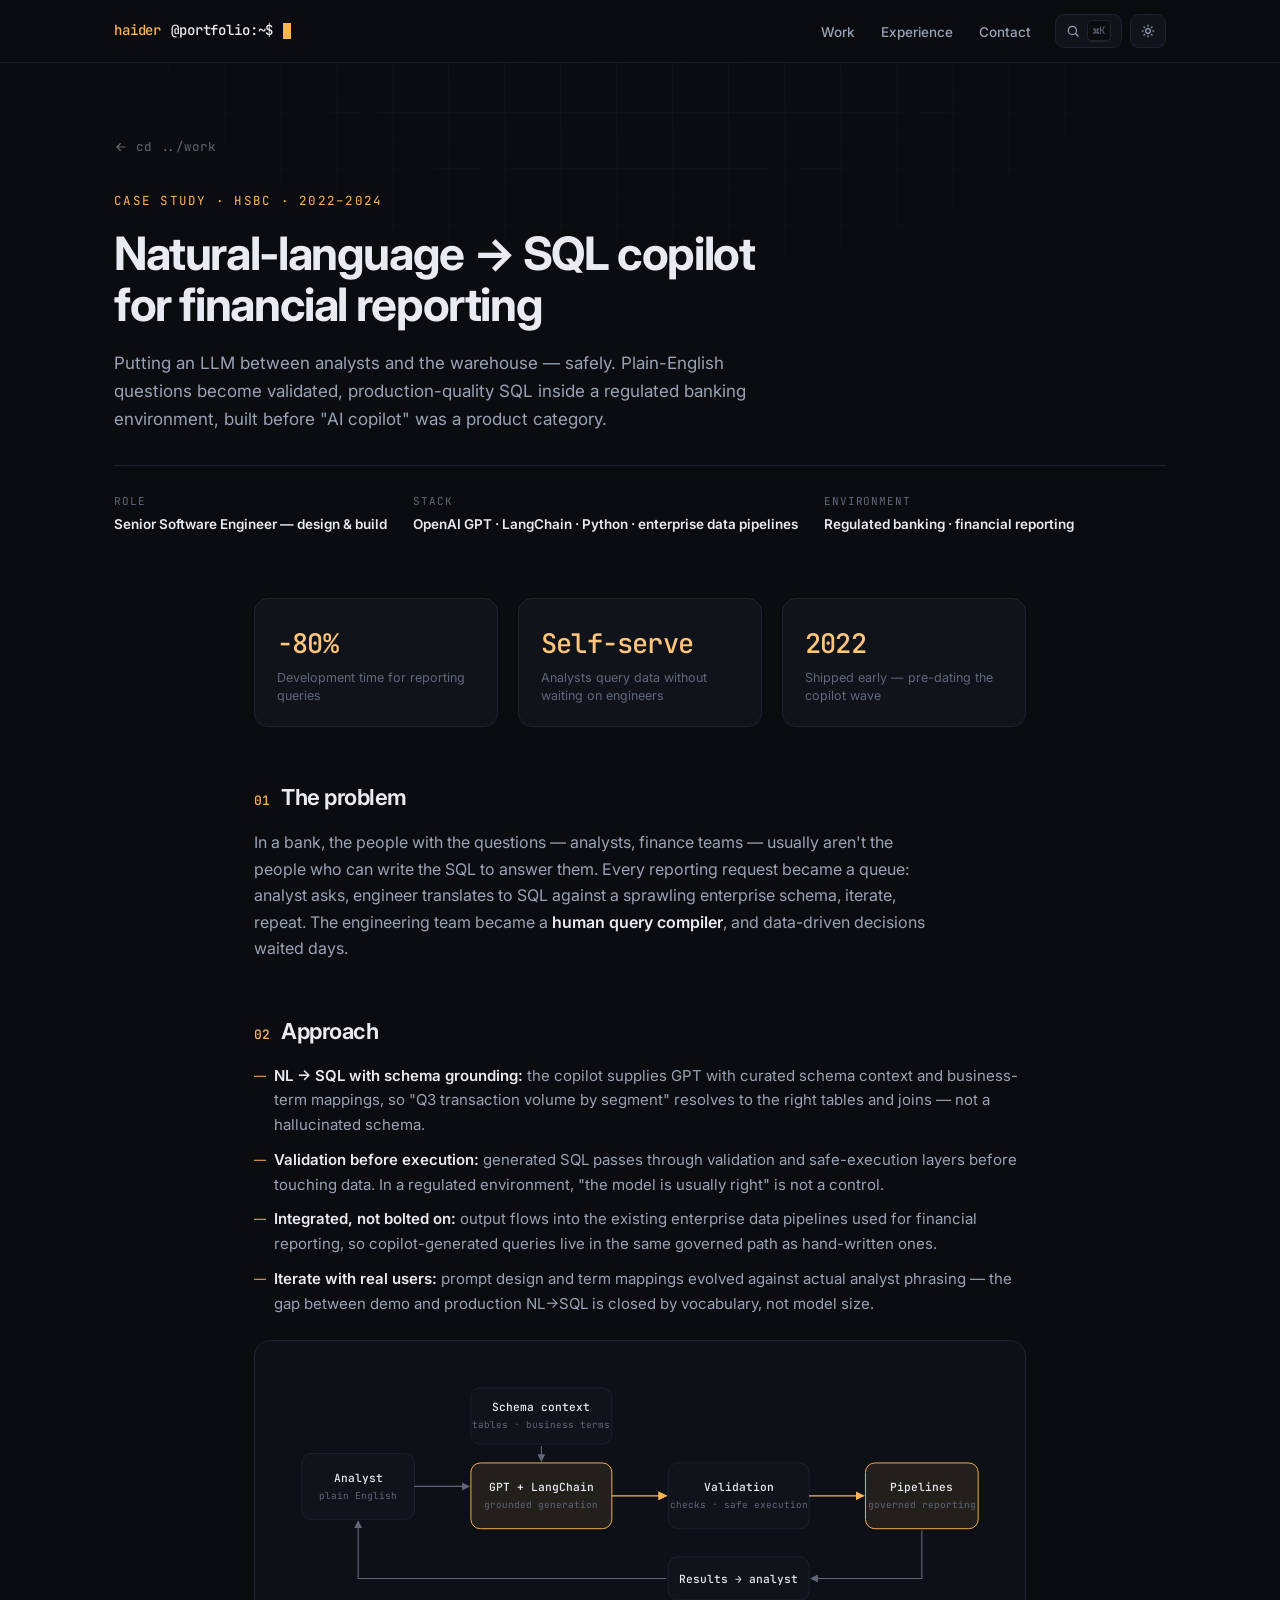
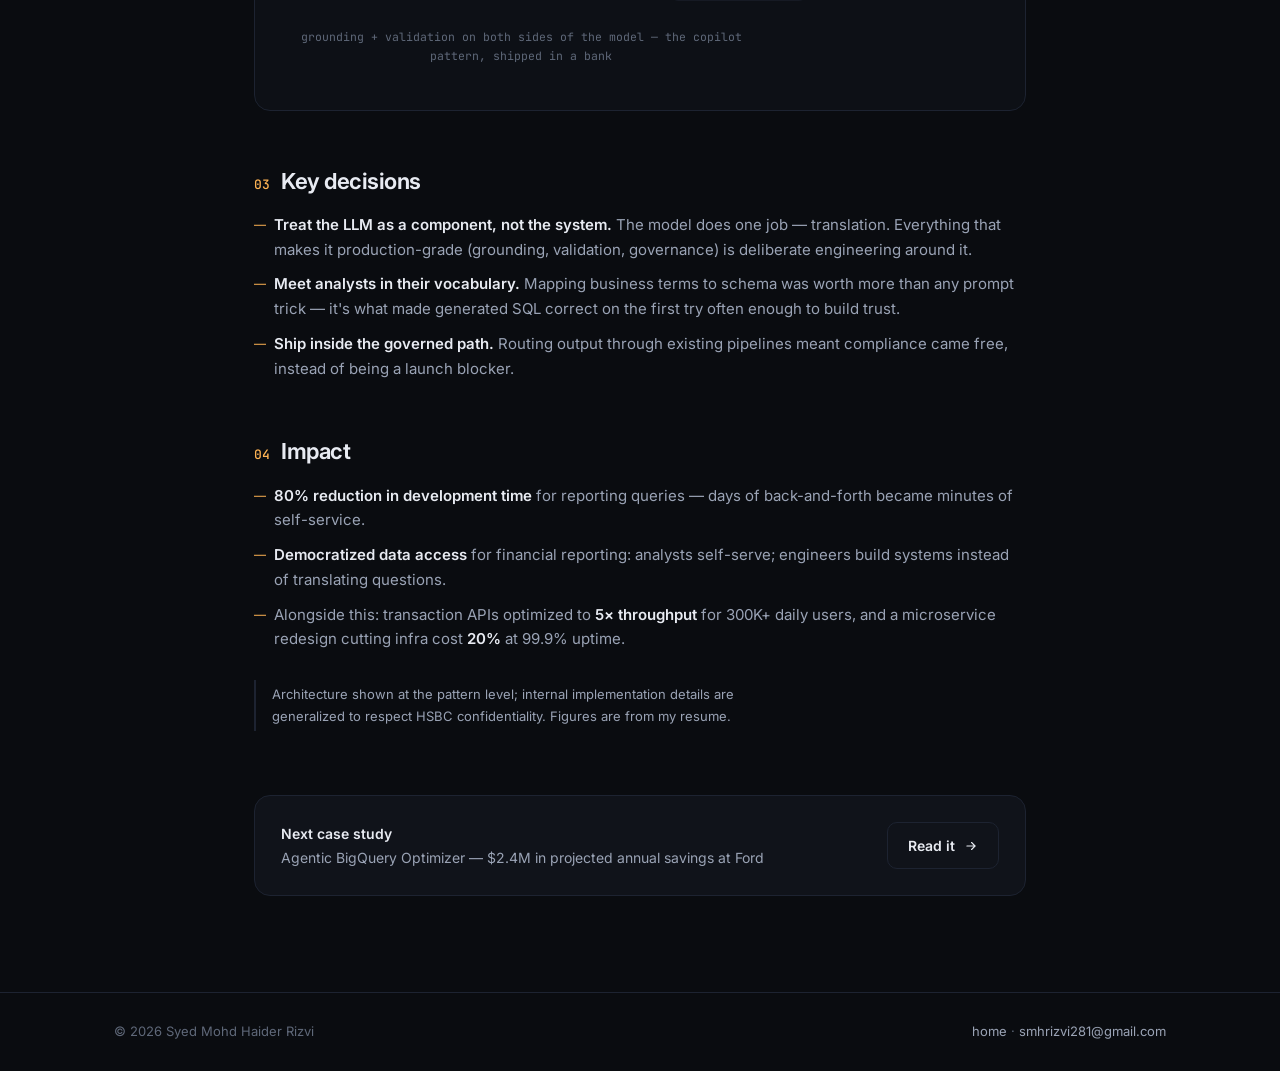
<file: case-studies/nl2sql-copilot.html>
<!doctype html>
<html lang="en" data-theme="dark">
<head>
<meta charset="utf-8">
<meta name="viewport" content="width=device-width, initial-scale=1">
<title>Case Study: Natural-Language → SQL Copilot at HSBC | Syed Mohd Haider Rizvi</title>
<meta name="description" content="A GPT-powered copilot that turns analysts' plain English into production SQL at HSBC — cutting development time 80% and democratizing data access for financial reporting.">
<link rel="canonical" href="https://haider1998.github.io/case-studies/nl2sql-copilot.html">
<meta property="og:type" content="article">
<meta property="og:title" content="Case Study: Natural-Language → SQL Copilot at HSBC">
<meta property="og:description" content="Plain English to production SQL — 80% reduction in development time for financial reporting.">
<meta property="og:url" content="https://haider1998.github.io/case-studies/nl2sql-copilot.html">
<meta property="og:image" content="https://haider1998.github.io/profile.jpg">
<meta name="twitter:card" content="summary">
<link rel="icon" href="data:image/svg+xml,%3Csvg xmlns='http://www.w3.org/2000/svg' viewBox='0 0 64 64'%3E%3Crect width='64' height='64' rx='14' fill='%230a0c10'/%3E%3Ctext x='32' y='43' font-family='monospace' font-size='28' fill='%23ffb454' text-anchor='middle'%3E~$%3C/text%3E%3C/svg%3E">
<link rel="preconnect" href="https://fonts.googleapis.com">
<link rel="preconnect" href="https://fonts.gstatic.com" crossorigin>
<link href="https://fonts.googleapis.com/css2?family=Inter:wght@400;500;600;700&family=Instrument+Serif:ital@0;1&family=JetBrains+Mono:wght@400;500&display=swap" rel="stylesheet">
<link rel="stylesheet" href="../css/main.css">
<script type="application/ld+json">
{
  "@context": "https://schema.org",
  "@type": "TechArticle",
  "headline": "Natural-language → SQL copilot at HSBC",
  "description": "GPT-powered interface letting analysts generate production SQL from plain English, integrated with enterprise data pipelines.",
  "author": { "@id": "https://haider1998.github.io/#person" },
  "url": "https://haider1998.github.io/case-studies/nl2sql-copilot.html",
  "about": ["LLM applications", "NLP", "SQL generation", "Enterprise AI"]
}
</script>
</head>
<body>
<a class="skip" href="#main">Skip to content</a>
<div class="grid-bg" aria-hidden="true"></div>

<header class="site">
  <div class="wrap nav">
    <a class="brand" href="../index.html"><span class="sig">haider</span>@portfolio:~$<span class="cursor" aria-hidden="true"></span></a>
    <nav aria-label="Primary">
      <ul class="nav-links">
        <li><a href="../index.html#work">Work</a></li>
        <li><a href="../index.html#experience">Experience</a></li>
        <li><a href="../index.html#contact">Contact</a></li>
        <li class="nav-ctl">
          <button class="nav-btn" id="paletteBtn" aria-label="Open command palette">
            <svg viewBox="0 0 24 24" fill="none" stroke="currentColor" stroke-width="2" stroke-linecap="round"><circle cx="11" cy="11" r="7"/><path d="m21 21-4.3-4.3"/></svg>
            <span class="kbd">⌘K</span>
          </button>
          <button class="nav-btn" id="themeToggle" aria-label="Toggle light and dark theme">
            <svg id="iconSun" viewBox="0 0 24 24" fill="none" stroke="currentColor" stroke-width="2" stroke-linecap="round" style="display:none"><circle cx="12" cy="12" r="4"/><path d="M12 2v2m0 16v2M4.9 4.9l1.4 1.4m11.4 11.4 1.4 1.4M2 12h2m16 0h2M4.9 19.1l1.4-1.4m11.4-11.4 1.4-1.4"/></svg>
            <svg id="iconMoon" viewBox="0 0 24 24" fill="none" stroke="currentColor" stroke-width="2" stroke-linecap="round"><path d="M21 12.8A9 9 0 1 1 11.2 3a7 7 0 0 0 9.8 9.8Z"/></svg>
          </button>
        </li>
      </ul>
    </nav>
  </div>
</header>

<main id="main">
<section class="cs-hero">
  <div class="wrap">
    <a class="back" href="../index.html#work"><svg viewBox="0 0 24 24" fill="none" stroke="currentColor" stroke-width="2" stroke-linecap="round"><path d="M19 12H5m6 6-6-6 6-6"/></svg>cd ../work</a>
    <p class="cs-kicker">Case study · HSBC · 2022–2024</p>
    <h1>Natural-language → SQL copilot for financial reporting</h1>
    <p class="sub">Putting an LLM between analysts and the warehouse — safely. Plain-English questions become validated, production-quality SQL inside a regulated banking environment, built before "AI copilot" was a product category.</p>
    <div class="cs-meta">
      <div><div class="k">Role</div><div class="v">Senior Software Engineer — design &amp; build</div></div>
      <div><div class="k">Stack</div><div class="v">OpenAI GPT · LangChain · Python · enterprise data pipelines</div></div>
      <div><div class="k">Environment</div><div class="v">Regulated banking · financial reporting</div></div>
    </div>
  </div>
</section>

<section class="cs-body" style="padding-top:0">
  <div class="wrap">
    <div class="cs-stats">
      <div class="cs-stat"><div class="n">−80%</div><div class="l">Development time for reporting queries</div></div>
      <div class="cs-stat"><div class="n">Self-serve</div><div class="l">Analysts query data without waiting on engineers</div></div>
      <div class="cs-stat"><div class="n">2022</div><div class="l">Shipped early — pre-dating the copilot wave</div></div>
    </div>

    <h2><span class="n">01</span>The problem</h2>
    <p>In a bank, the people with the questions — analysts, finance teams — usually aren't the people who can write the SQL to answer them. Every reporting request became a queue: analyst asks, engineer translates to SQL against a sprawling enterprise schema, iterate, repeat. The engineering team became a <strong>human query compiler</strong>, and data-driven decisions waited days.</p>

    <h2><span class="n">02</span>Approach</h2>
    <ul>
      <li><strong>NL → SQL with schema grounding:</strong> the copilot supplies GPT with curated schema context and business-term mappings, so "Q3 transaction volume by segment" resolves to the right tables and joins — not a hallucinated schema.</li>
      <li><strong>Validation before execution:</strong> generated SQL passes through validation and safe-execution layers before touching data. In a regulated environment, "the model is usually right" is not a control.</li>
      <li><strong>Integrated, not bolted on:</strong> output flows into the existing enterprise data pipelines used for financial reporting, so copilot-generated queries live in the same governed path as hand-written ones.</li>
      <li><strong>Iterate with real users:</strong> prompt design and term mappings evolved against actual analyst phrasing — the gap between demo and production NL→SQL is closed by vocabulary, not model size.</li>
    </ul>

    <div class="cs-diagram">
      <svg viewBox="0 0 760 260" role="img" aria-label="Architecture diagram: analyst asks a plain-English question; schema context and business-term mappings are retrieved and combined with the question for the GPT model; generated SQL passes through validation and safe execution against enterprise data pipelines; results return to the analyst">
        <defs>
          <marker id="arr" viewBox="0 0 8 8" refX="7" refY="4" markerWidth="7" markerHeight="7" orient="auto"><path d="M0 0 8 4 0 8z" fill="var(--ink-3)"/></marker>
          <marker id="arrAcc" viewBox="0 0 8 8" refX="7" refY="4" markerWidth="7" markerHeight="7" orient="auto"><path d="M0 0 8 4 0 8z" fill="var(--accent)"/></marker>
        </defs>
        <rect class="d-box" x="20" y="90" width="120" height="70" rx="10"/>
        <text class="d-label" x="80" y="120" text-anchor="middle">Analyst</text>
        <text class="d-sub" x="80" y="138" text-anchor="middle">plain English</text>

        <rect class="d-box" x="200" y="20" width="150" height="60" rx="10"/>
        <text class="d-label" x="275" y="45" text-anchor="middle">Schema context</text>
        <text class="d-sub" x="275" y="63" text-anchor="middle">tables · business terms</text>

        <rect class="d-box d-box-acc" x="200" y="100" width="150" height="70" rx="10"/>
        <text class="d-label" x="275" y="130" text-anchor="middle">GPT + LangChain</text>
        <text class="d-sub" x="275" y="148" text-anchor="middle">grounded generation</text>

        <rect class="d-box" x="410" y="100" width="150" height="70" rx="10"/>
        <text class="d-label" x="485" y="130" text-anchor="middle">Validation</text>
        <text class="d-sub" x="485" y="148" text-anchor="middle">checks · safe execution</text>

        <rect class="d-box d-box-acc" x="620" y="100" width="120" height="70" rx="10"/>
        <text class="d-label" x="680" y="130" text-anchor="middle">Pipelines</text>
        <text class="d-sub" x="680" y="148" text-anchor="middle">governed reporting</text>

        <rect class="d-box" x="410" y="200" width="150" height="46" rx="10"/>
        <text class="d-label" x="485" y="228" text-anchor="middle">Results → analyst</text>

        <path class="d-edge" d="M140 125 H 198"/>
        <path class="d-edge" d="M275 82 V 98"/>
        <path class="d-edge-acc" d="M350 135 H 408"/>
        <path class="d-edge-acc" d="M560 135 H 618"/>
        <path class="d-edge" d="M680 172 V 223 H 562"/>
        <path class="d-edge" d="M408 223 H 80 V 162"/>
      </svg>
      <p class="cap">grounding + validation on both sides of the model — the copilot pattern, shipped in a bank</p>
    </div>

    <h2><span class="n">03</span>Key decisions</h2>
    <ul>
      <li><strong>Treat the LLM as a component, not the system.</strong> The model does one job — translation. Everything that makes it production-grade (grounding, validation, governance) is deliberate engineering around it.</li>
      <li><strong>Meet analysts in their vocabulary.</strong> Mapping business terms to schema was worth more than any prompt trick — it's what made generated SQL correct on the first try often enough to build trust.</li>
      <li><strong>Ship inside the governed path.</strong> Routing output through existing pipelines meant compliance came free, instead of being a launch blocker.</li>
    </ul>

    <h2><span class="n">04</span>Impact</h2>
    <ul>
      <li><strong>80% reduction in development time</strong> for reporting queries — days of back-and-forth became minutes of self-service.</li>
      <li><strong>Democratized data access</strong> for financial reporting: analysts self-serve; engineers build systems instead of translating questions.</li>
      <li>Alongside this: transaction APIs optimized to <strong>5× throughput</strong> for 300K+ daily users, and a microservice redesign cutting infra cost <strong>20%</strong> at 99.9% uptime.</li>
    </ul>

    <p class="cs-note">Architecture shown at the pattern level; internal implementation details are generalized to respect HSBC confidentiality. Figures are from my resume.</p>

    <div class="cs-next">
      <p><span class="t">Next case study</span><br>Agentic BigQuery Optimizer — $2.4M in projected annual savings at Ford</p>
      <a class="btn" href="agentic-optimizer.html">Read it <svg viewBox="0 0 24 24" fill="none" stroke="currentColor" stroke-width="2" stroke-linecap="round" style="width:14px;height:14px"><path d="M5 12h14m-6-6 6 6-6 6"/></svg></a>
    </div>
  </div>
</section>
</main>

<footer class="site">
  <div class="wrap">
    <p>© <span id="year">2026</span> Syed Mohd Haider Rizvi</p>
    <p><a href="../index.html">home</a> · <a href="mailto:smhrizvi281@gmail.com">smhrizvi281@gmail.com</a></p>
  </div>
</footer>

<div id="toast" role="status"></div>

<div class="palette-veil" id="paletteVeil" role="dialog" aria-modal="true" aria-label="Command palette">
  <div class="palette">
    <input id="paletteInput" type="text" placeholder="Type a command or search…" autocomplete="off" spellcheck="false">
    <div class="palette-list" id="paletteList" role="listbox"></div>
    <div class="palette-foot"><span>↑↓ navigate</span><span>↵ select</span><span>esc close</span></div>
  </div>
</div>

<div class="term-veil" id="termVeil" role="dialog" aria-modal="true" aria-label="Interactive terminal">
  <div class="term">
    <div class="term-bar">
      <span class="tl r"></span><span class="tl y"></span><span class="tl g"></span>
      <span>haider@portfolio — zsh</span>
      <button id="termClose" aria-label="Close terminal">×</button>
    </div>
    <div class="term-body" id="termBody"></div>
    <div class="term-input-row">
      <span class="ps1">haider@portfolio:~$</span>
      <input id="termInput" type="text" autocomplete="off" spellcheck="false" aria-label="Terminal input">
    </div>
  </div>
</div>

<script src="../js/main.js" defer></script>
<script src="../js/palette.js" defer></script>
<script src="../js/terminal.js" defer></script>
</body>
</html>
</file>
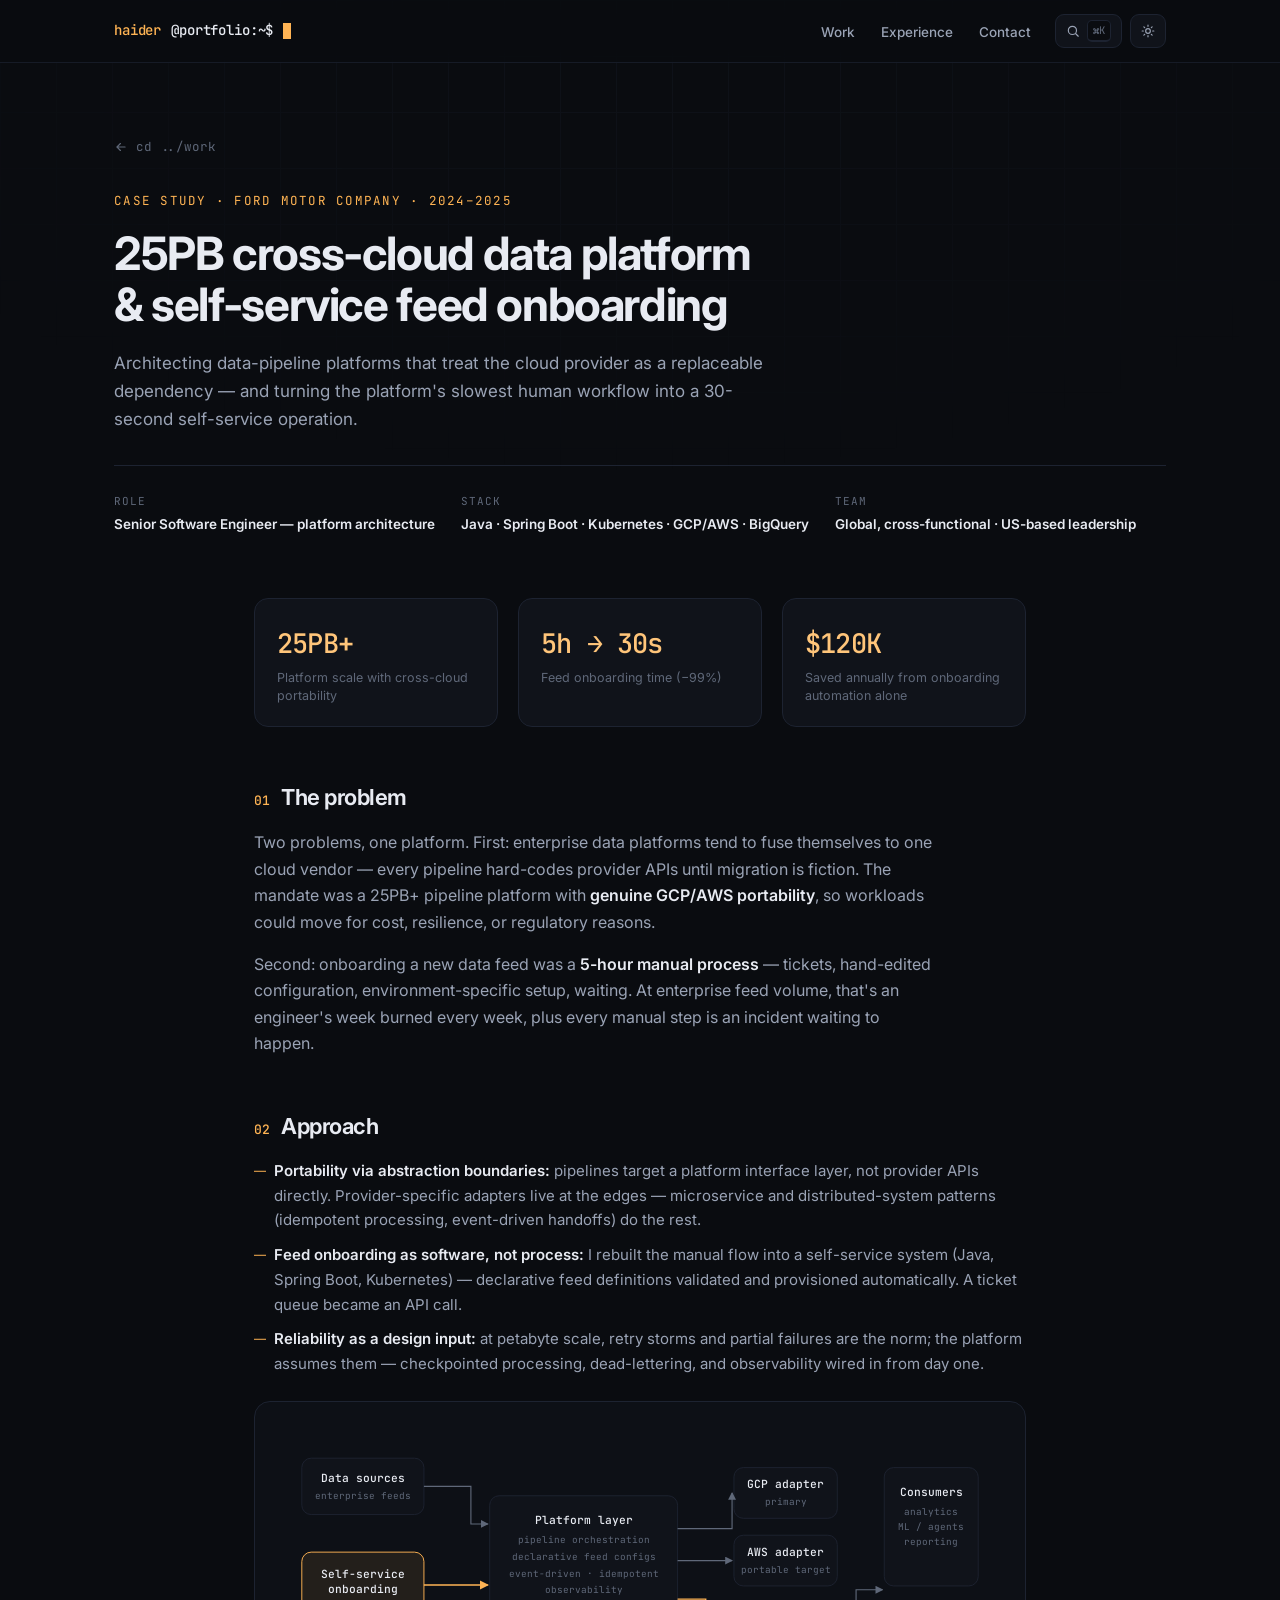
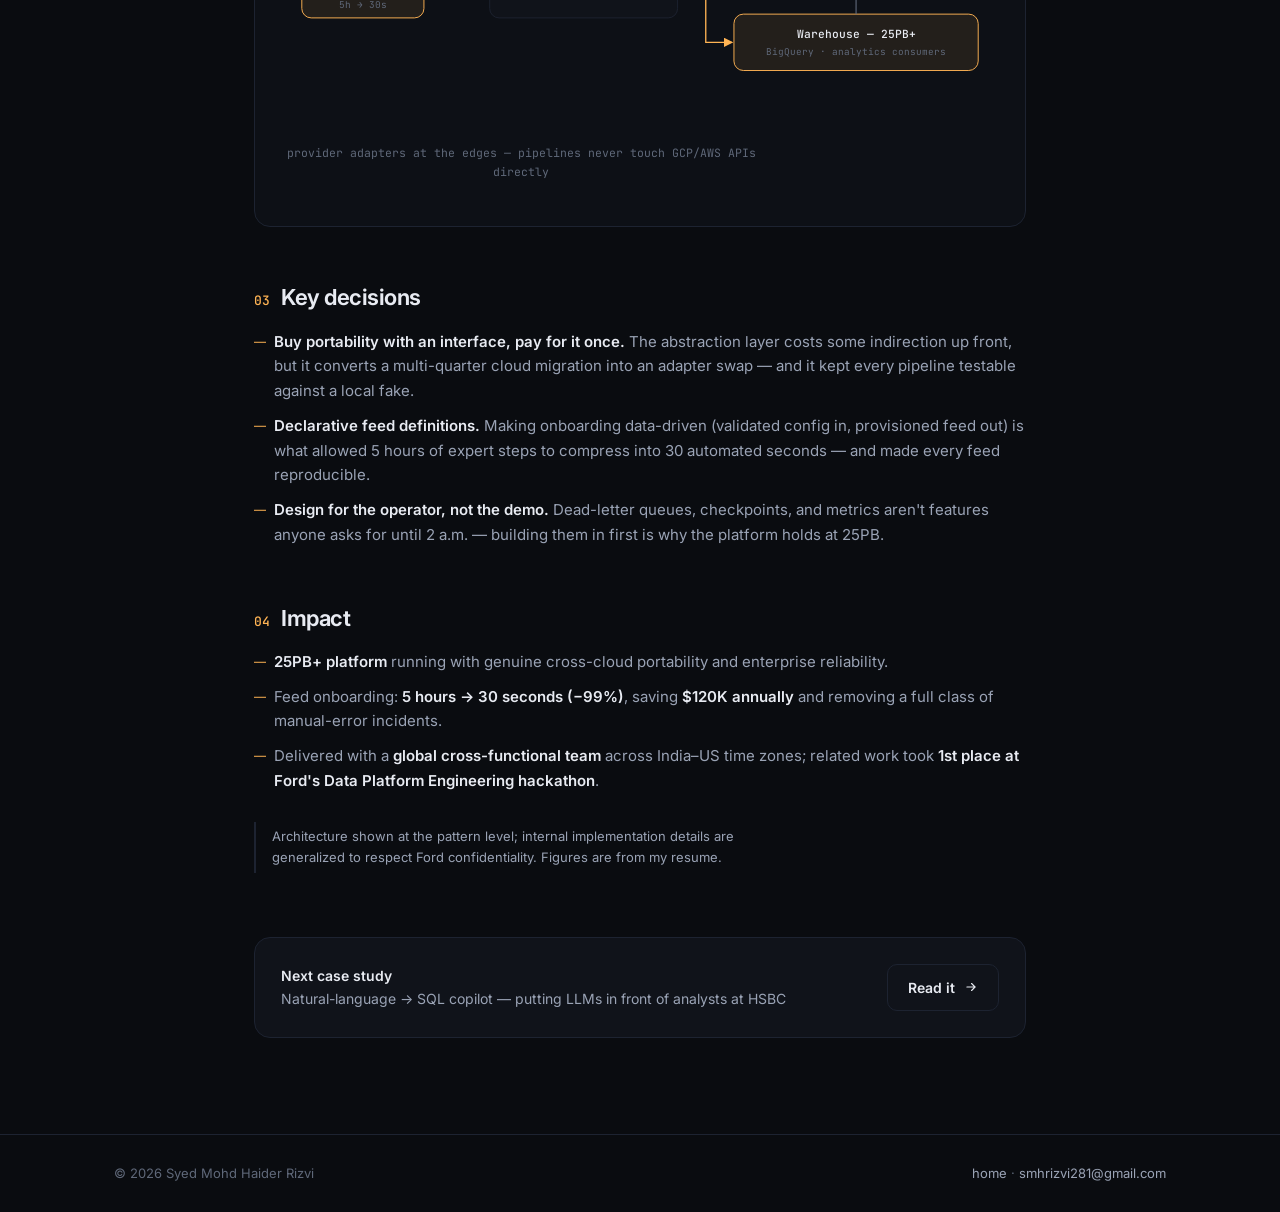
<file: case-studies/petabyte-platform.html>
<!doctype html>
<html lang="en" data-theme="dark">
<head>
<meta charset="utf-8">
<meta name="viewport" content="width=device-width, initial-scale=1">
<title>Case Study: 25PB Cross-Cloud Data Platform + Feed Automation | Syed Mohd Haider Rizvi</title>
<meta name="description" content="Architecting a 25PB+ data-pipeline platform with GCP/AWS portability at Ford, and automating feed onboarding from 5 hours to 30 seconds — $120K saved annually.">
<link rel="canonical" href="https://haider1998.github.io/case-studies/petabyte-platform.html">
<meta property="og:type" content="article">
<meta property="og:title" content="Case Study: 25PB Cross-Cloud Data Platform + Feed Automation">
<meta property="og:description" content="25PB+ scale with GCP/AWS portability; feed onboarding cut from 5 hours to 30 seconds.">
<meta property="og:url" content="https://haider1998.github.io/case-studies/petabyte-platform.html">
<meta property="og:image" content="https://haider1998.github.io/profile.jpg">
<meta name="twitter:card" content="summary">
<link rel="icon" href="data:image/svg+xml,%3Csvg xmlns='http://www.w3.org/2000/svg' viewBox='0 0 64 64'%3E%3Crect width='64' height='64' rx='14' fill='%230a0c10'/%3E%3Ctext x='32' y='43' font-family='monospace' font-size='28' fill='%23ffb454' text-anchor='middle'%3E~$%3C/text%3E%3C/svg%3E">
<link rel="preconnect" href="https://fonts.googleapis.com">
<link rel="preconnect" href="https://fonts.gstatic.com" crossorigin>
<link href="https://fonts.googleapis.com/css2?family=Inter:wght@400;500;600;700&family=Instrument+Serif:ital@0;1&family=JetBrains+Mono:wght@400;500&display=swap" rel="stylesheet">
<link rel="stylesheet" href="../css/main.css">
<script type="application/ld+json">
{
  "@context": "https://schema.org",
  "@type": "TechArticle",
  "headline": "25PB cross-cloud data platform + feed automation",
  "description": "Data-pipeline platform architected for GCP/AWS portability at 25PB+ scale; feed onboarding automated from 5 hours to 30 seconds.",
  "author": { "@id": "https://haider1998.github.io/#person" },
  "url": "https://haider1998.github.io/case-studies/petabyte-platform.html",
  "about": ["Distributed systems", "Data engineering", "Kubernetes", "Cloud architecture"]
}
</script>
</head>
<body>
<a class="skip" href="#main">Skip to content</a>
<div class="grid-bg" aria-hidden="true"></div>

<header class="site">
  <div class="wrap nav">
    <a class="brand" href="../index.html"><span class="sig">haider</span>@portfolio:~$<span class="cursor" aria-hidden="true"></span></a>
    <nav aria-label="Primary">
      <ul class="nav-links">
        <li><a href="../index.html#work">Work</a></li>
        <li><a href="../index.html#experience">Experience</a></li>
        <li><a href="../index.html#contact">Contact</a></li>
        <li class="nav-ctl">
          <button class="nav-btn" id="paletteBtn" aria-label="Open command palette">
            <svg viewBox="0 0 24 24" fill="none" stroke="currentColor" stroke-width="2" stroke-linecap="round"><circle cx="11" cy="11" r="7"/><path d="m21 21-4.3-4.3"/></svg>
            <span class="kbd">⌘K</span>
          </button>
          <button class="nav-btn" id="themeToggle" aria-label="Toggle light and dark theme">
            <svg id="iconSun" viewBox="0 0 24 24" fill="none" stroke="currentColor" stroke-width="2" stroke-linecap="round" style="display:none"><circle cx="12" cy="12" r="4"/><path d="M12 2v2m0 16v2M4.9 4.9l1.4 1.4m11.4 11.4 1.4 1.4M2 12h2m16 0h2M4.9 19.1l1.4-1.4m11.4-11.4 1.4-1.4"/></svg>
            <svg id="iconMoon" viewBox="0 0 24 24" fill="none" stroke="currentColor" stroke-width="2" stroke-linecap="round"><path d="M21 12.8A9 9 0 1 1 11.2 3a7 7 0 0 0 9.8 9.8Z"/></svg>
          </button>
        </li>
      </ul>
    </nav>
  </div>
</header>

<main id="main">
<section class="cs-hero">
  <div class="wrap">
    <a class="back" href="../index.html#work"><svg viewBox="0 0 24 24" fill="none" stroke="currentColor" stroke-width="2" stroke-linecap="round"><path d="M19 12H5m6 6-6-6 6-6"/></svg>cd ../work</a>
    <p class="cs-kicker">Case study · Ford Motor Company · 2024–2025</p>
    <h1>25PB cross-cloud data platform &amp; self-service feed onboarding</h1>
    <p class="sub">Architecting data-pipeline platforms that treat the cloud provider as a replaceable dependency — and turning the platform's slowest human workflow into a 30-second self-service operation.</p>
    <div class="cs-meta">
      <div><div class="k">Role</div><div class="v">Senior Software Engineer — platform architecture</div></div>
      <div><div class="k">Stack</div><div class="v">Java · Spring Boot · Kubernetes · GCP/AWS · BigQuery</div></div>
      <div><div class="k">Team</div><div class="v">Global, cross-functional · US-based leadership</div></div>
    </div>
  </div>
</section>

<section class="cs-body" style="padding-top:0">
  <div class="wrap">
    <div class="cs-stats">
      <div class="cs-stat"><div class="n">25PB+</div><div class="l">Platform scale with cross-cloud portability</div></div>
      <div class="cs-stat"><div class="n">5h → 30s</div><div class="l">Feed onboarding time (−99%)</div></div>
      <div class="cs-stat"><div class="n">$120K</div><div class="l">Saved annually from onboarding automation alone</div></div>
    </div>

    <h2><span class="n">01</span>The problem</h2>
    <p>Two problems, one platform. First: enterprise data platforms tend to fuse themselves to one cloud vendor — every pipeline hard-codes provider APIs until migration is fiction. The mandate was a 25PB+ pipeline platform with <strong>genuine GCP/AWS portability</strong>, so workloads could move for cost, resilience, or regulatory reasons.</p>
    <p>Second: onboarding a new data feed was a <strong>5-hour manual process</strong> — tickets, hand-edited configuration, environment-specific setup, waiting. At enterprise feed volume, that's an engineer's week burned every week, plus every manual step is an incident waiting to happen.</p>

    <h2><span class="n">02</span>Approach</h2>
    <ul>
      <li><strong>Portability via abstraction boundaries:</strong> pipelines target a platform interface layer, not provider APIs directly. Provider-specific adapters live at the edges — microservice and distributed-system patterns (idempotent processing, event-driven handoffs) do the rest.</li>
      <li><strong>Feed onboarding as software, not process:</strong> I rebuilt the manual flow into a self-service system (Java, Spring Boot, Kubernetes) — declarative feed definitions validated and provisioned automatically. A ticket queue became an API call.</li>
      <li><strong>Reliability as a design input:</strong> at petabyte scale, retry storms and partial failures are the norm; the platform assumes them — checkpointed processing, dead-lettering, and observability wired in from day one.</li>
    </ul>

    <div class="cs-diagram">
      <svg viewBox="0 0 760 320" role="img" aria-label="Architecture diagram: data sources flow through a self-service onboarding portal into a platform abstraction layer with pipeline orchestration, which runs on either GCP or AWS through provider adapters, landing in the 25PB warehouse for downstream consumers">
        <defs>
          <marker id="arr" viewBox="0 0 8 8" refX="7" refY="4" markerWidth="7" markerHeight="7" orient="auto"><path d="M0 0 8 4 0 8z" fill="var(--ink-3)"/></marker>
          <marker id="arrAcc" viewBox="0 0 8 8" refX="7" refY="4" markerWidth="7" markerHeight="7" orient="auto"><path d="M0 0 8 4 0 8z" fill="var(--accent)"/></marker>
        </defs>
        <rect class="d-box" x="20" y="30" width="130" height="60" rx="10"/>
        <text class="d-label" x="85" y="55" text-anchor="middle">Data sources</text>
        <text class="d-sub" x="85" y="73" text-anchor="middle">enterprise feeds</text>

        <rect class="d-box d-box-acc" x="20" y="130" width="130" height="70" rx="10"/>
        <text class="d-label" x="85" y="158" text-anchor="middle">Self-service</text>
        <text class="d-label" x="85" y="173" text-anchor="middle">onboarding</text>
        <text class="d-sub" x="85" y="190" text-anchor="middle">5h → 30s</text>

        <rect class="d-box" x="220" y="70" width="200" height="130" rx="10"/>
        <text class="d-label" x="320" y="100" text-anchor="middle">Platform layer</text>
        <text class="d-sub" x="320" y="120" text-anchor="middle">pipeline orchestration</text>
        <text class="d-sub" x="320" y="138" text-anchor="middle">declarative feed configs</text>
        <text class="d-sub" x="320" y="156" text-anchor="middle">event-driven · idempotent</text>
        <text class="d-sub" x="320" y="174" text-anchor="middle">observability</text>

        <rect class="d-box" x="480" y="40" width="110" height="54" rx="10"/>
        <text class="d-label" x="535" y="62" text-anchor="middle">GCP adapter</text>
        <text class="d-sub" x="535" y="80" text-anchor="middle">primary</text>
        <rect class="d-box" x="480" y="112" width="110" height="54" rx="10"/>
        <text class="d-label" x="535" y="134" text-anchor="middle">AWS adapter</text>
        <text class="d-sub" x="535" y="152" text-anchor="middle">portable target</text>

        <rect class="d-box d-box-acc" x="480" y="196" width="260" height="60" rx="10"/>
        <text class="d-label" x="610" y="221" text-anchor="middle">Warehouse — 25PB+</text>
        <text class="d-sub" x="610" y="239" text-anchor="middle">BigQuery · analytics consumers</text>

        <rect class="d-box" x="640" y="40" width="100" height="126" rx="10"/>
        <text class="d-label" x="690" y="70" text-anchor="middle">Consumers</text>
        <text class="d-sub" x="690" y="90" text-anchor="middle">analytics</text>
        <text class="d-sub" x="690" y="106" text-anchor="middle">ML / agents</text>
        <text class="d-sub" x="690" y="122" text-anchor="middle">reporting</text>

        <path class="d-edge" d="M150 60 H 200 V 100 H 218"/>
        <path class="d-edge-acc" d="M150 165 H 218 V 165"/>
        <path class="d-edge" d="M420 105 H 478 V 67"/>
        <path class="d-edge" d="M420 139 H 478"/>
        <path class="d-edge-acc" d="M420 180 H 450 V 226 H 478"/>
        <path class="d-edge" d="M610 196 V 170 H 638"/>
      </svg>
      <p class="cap">provider adapters at the edges — pipelines never touch GCP/AWS APIs directly</p>
    </div>

    <h2><span class="n">03</span>Key decisions</h2>
    <ul>
      <li><strong>Buy portability with an interface, pay for it once.</strong> The abstraction layer costs some indirection up front, but it converts a multi-quarter cloud migration into an adapter swap — and it kept every pipeline testable against a local fake.</li>
      <li><strong>Declarative feed definitions.</strong> Making onboarding data-driven (validated config in, provisioned feed out) is what allowed 5 hours of expert steps to compress into 30 automated seconds — and made every feed reproducible.</li>
      <li><strong>Design for the operator, not the demo.</strong> Dead-letter queues, checkpoints, and metrics aren't features anyone asks for until 2 a.m. — building them in first is why the platform holds at 25PB.</li>
    </ul>

    <h2><span class="n">04</span>Impact</h2>
    <ul>
      <li><strong>25PB+ platform</strong> running with genuine cross-cloud portability and enterprise reliability.</li>
      <li>Feed onboarding: <strong>5 hours → 30 seconds (−99%)</strong>, saving <strong>$120K annually</strong> and removing a full class of manual-error incidents.</li>
      <li>Delivered with a <strong>global cross-functional team</strong> across India–US time zones; related work took <strong>1st place at Ford's Data Platform Engineering hackathon</strong>.</li>
    </ul>

    <p class="cs-note">Architecture shown at the pattern level; internal implementation details are generalized to respect Ford confidentiality. Figures are from my resume.</p>

    <div class="cs-next">
      <p><span class="t">Next case study</span><br>Natural-language → SQL copilot — putting LLMs in front of analysts at HSBC</p>
      <a class="btn" href="nl2sql-copilot.html">Read it <svg viewBox="0 0 24 24" fill="none" stroke="currentColor" stroke-width="2" stroke-linecap="round" style="width:14px;height:14px"><path d="M5 12h14m-6-6 6 6-6 6"/></svg></a>
    </div>
  </div>
</section>
</main>

<footer class="site">
  <div class="wrap">
    <p>© <span id="year">2026</span> Syed Mohd Haider Rizvi</p>
    <p><a href="../index.html">home</a> · <a href="mailto:smhrizvi281@gmail.com">smhrizvi281@gmail.com</a></p>
  </div>
</footer>

<div id="toast" role="status"></div>

<div class="palette-veil" id="paletteVeil" role="dialog" aria-modal="true" aria-label="Command palette">
  <div class="palette">
    <input id="paletteInput" type="text" placeholder="Type a command or search…" autocomplete="off" spellcheck="false">
    <div class="palette-list" id="paletteList" role="listbox"></div>
    <div class="palette-foot"><span>↑↓ navigate</span><span>↵ select</span><span>esc close</span></div>
  </div>
</div>

<div class="term-veil" id="termVeil" role="dialog" aria-modal="true" aria-label="Interactive terminal">
  <div class="term">
    <div class="term-bar">
      <span class="tl r"></span><span class="tl y"></span><span class="tl g"></span>
      <span>haider@portfolio — zsh</span>
      <button id="termClose" aria-label="Close terminal">×</button>
    </div>
    <div class="term-body" id="termBody"></div>
    <div class="term-input-row">
      <span class="ps1">haider@portfolio:~$</span>
      <input id="termInput" type="text" autocomplete="off" spellcheck="false" aria-label="Terminal input">
    </div>
  </div>
</div>

<script src="../js/main.js" defer></script>
<script src="../js/palette.js" defer></script>
<script src="../js/terminal.js" defer></script>
</body>
</html>
</file>
<file: css/main.css>
/* ============================================================
   Design system — "living system" · dark-first
   ============================================================ */
:root{
  --bg:#0a0c10;
  --bg-raise:#10131a;
  --bg-inset:#0d1016;
  --ink:#e8ebf2;
  --ink-2:#9aa3b5;
  --ink-3:#5f6879;
  --line:#1d2331;
  --line-soft:#161b26;
  --accent:#ffb454;
  --accent-ink:#ffc57a;
  --accent-soft:rgba(255,180,84,.09);
  --ok:#5fd39a;
  --ok-soft:rgba(95,211,154,.12);
  --shadow:0 1px 2px rgba(0,0,0,.4),0 12px 32px -12px rgba(0,0,0,.55);
  --shadow-lg:0 2px 4px rgba(0,0,0,.45),0 32px 64px -24px rgba(0,0,0,.7);
  --glow:0 0 24px rgba(255,180,84,.12);
  color-scheme:dark;
}
[data-theme="light"]{
  --bg:#faf9f6;
  --bg-raise:#ffffff;
  --bg-inset:#f2f0ea;
  --ink:#191c22;
  --ink-2:#4e5563;
  --ink-3:#878e9c;
  --line:#e3e0d8;
  --line-soft:#eceadeb0;
  --accent:#b06a10;
  --accent-ink:#8f5408;
  --accent-soft:rgba(176,106,16,.08);
  --ok:#1c8f5c;
  --ok-soft:rgba(28,143,92,.1);
  --shadow:0 1px 2px rgba(25,28,34,.05),0 10px 28px -12px rgba(25,28,34,.13);
  --shadow-lg:0 2px 4px rgba(25,28,34,.06),0 28px 56px -20px rgba(25,28,34,.2);
  --glow:none;
  color-scheme:light;
}

/* cross-document view transitions (progressive) */
@view-transition{ navigation:auto }

*{box-sizing:border-box;margin:0;padding:0}
html{scroll-behavior:smooth;scroll-padding-top:76px}
@media (prefers-reduced-motion:reduce){ html{scroll-behavior:auto} }
body{
  font-family:"Inter",system-ui,-apple-system,sans-serif;
  background:var(--bg);color:var(--ink);
  line-height:1.65;font-size:16px;
  -webkit-font-smoothing:antialiased;
  transition:background .3s ease,color .3s ease;
}
::selection{background:var(--accent);color:#0a0c10}
a{color:inherit;text-decoration:none}
img{max-width:100%;display:block}
button{font:inherit;color:inherit}
.serif{font-family:"Instrument Serif",Georgia,serif;font-style:italic;font-weight:400}
.mono{font-family:"JetBrains Mono",ui-monospace,monospace}

.wrap{max-width:1100px;margin:0 auto;padding:0 24px}
section{padding:96px 0;position:relative}
@media(max-width:640px){section{padding:64px 0}}

.skip{position:absolute;left:-9999px;top:0;background:var(--accent);color:#0a0c10;padding:10px 16px;border-radius:0 0 10px 0;z-index:999;font-weight:600}
.skip:focus{left:0}

/* faint grid texture */
.grid-bg{
  position:fixed;inset:0;pointer-events:none;z-index:-1;
  background-image:
    linear-gradient(var(--line-soft) 1px,transparent 1px),
    linear-gradient(90deg,var(--line-soft) 1px,transparent 1px);
  background-size:56px 56px;
  mask-image:radial-gradient(ellipse 90% 70% at 50% 0%,#000 0%,transparent 75%);
  -webkit-mask-image:radial-gradient(ellipse 90% 70% at 50% 0%,#000 0%,transparent 75%);
  opacity:.5;
}

/* ---------- section labels ---------- */
.sec-label{
  font-family:"JetBrains Mono",monospace;font-size:12.5px;letter-spacing:.1em;
  color:var(--accent);font-weight:500;
  display:flex;align-items:center;gap:14px;margin-bottom:22px;
}
.sec-label::after{content:"";height:1px;flex:0 0 56px;background:linear-gradient(90deg,var(--accent),transparent)}
.sec-label .idx{color:var(--ink-3)}
h2{font-size:clamp(27px,3.8vw,36px);font-weight:650;letter-spacing:-.022em;margin-bottom:14px}
.section-intro{color:var(--ink-2);max-width:58ch;margin-bottom:48px}

/* ---------- status chip ---------- */
.status{
  display:inline-flex;align-items:center;gap:9px;
  font-family:"JetBrains Mono",monospace;font-size:12.5px;letter-spacing:.02em;
  color:var(--ink-2);border:1px solid var(--line);background:var(--bg-raise);
  padding:7px 14px;border-radius:99px;
}
.status .dot{width:7px;height:7px;border-radius:50%;background:var(--ok);box-shadow:0 0 0 4px var(--ok-soft);animation:pulse 2.4s ease infinite}
@keyframes pulse{0%,100%{box-shadow:0 0 0 3px var(--ok-soft)}50%{box-shadow:0 0 0 6px transparent}}
@media (prefers-reduced-motion:reduce){.status .dot{animation:none}}

/* ============ Nav ============ */
header.site{
  position:sticky;top:0;z-index:60;
  backdrop-filter:blur(16px);-webkit-backdrop-filter:blur(16px);
  background:color-mix(in srgb,var(--bg) 78%,transparent);
  border-bottom:1px solid var(--line-soft);
}
.nav{display:flex;align-items:center;justify-content:space-between;height:62px}
.brand{display:flex;align-items:center;gap:10px;font-family:"JetBrains Mono",monospace;font-size:14px;font-weight:500;letter-spacing:-.01em}
.brand .sig{color:var(--accent)}
.brand .cursor{display:inline-block;width:8px;height:16px;background:var(--accent);animation:blink 1.1s steps(1) infinite;vertical-align:-2px}
@keyframes blink{50%{opacity:0}}
@media (prefers-reduced-motion:reduce){.brand .cursor{animation:none}}
.nav-links{display:flex;gap:2px;align-items:center;list-style:none}
.nav-links a{
  font-size:13.5px;font-weight:500;color:var(--ink-2);
  padding:7px 12px;border-radius:8px;transition:color .2s,background .2s;
}
.nav-links a:hover{color:var(--ink);background:var(--bg-raise)}
.nav-links a.active{color:var(--accent)}
@media(max-width:720px){.nav-links a{display:none}}
.nav-btn{
  cursor:pointer;border:1px solid var(--line);background:var(--bg-raise);
  height:34px;border-radius:9px;display:inline-flex;align-items:center;gap:7px;
  color:var(--ink-2);padding:0 10px;transition:border-color .2s,color .2s;
  font-family:"JetBrains Mono",monospace;font-size:12px;
}
.nav-btn:hover{border-color:var(--accent);color:var(--accent)}
.nav-btn svg{width:14px;height:14px}
.nav-ctl{display:flex;gap:8px;align-items:center;margin-left:10px}
.kbd{
  font-family:"JetBrains Mono",monospace;font-size:10.5px;color:var(--ink-3);
  border:1px solid var(--line);border-bottom-width:2px;border-radius:5px;padding:1px 5px;background:var(--bg);
}

/* ============ Hero ============ */
.hero{padding:88px 0 84px;position:relative;overflow:hidden;min-height:78vh;display:flex;align-items:center}
#systemCanvas,.hero-fallback{position:absolute;inset:0;pointer-events:none}
.hero-fallback{display:none}
.hero-veil{
  position:absolute;inset:0;pointer-events:none;
  background:linear-gradient(90deg,var(--bg) 0%,color-mix(in srgb,var(--bg) 86%,transparent) 46%,transparent 100%);
}
@media(max-width:800px){.hero-veil{background:linear-gradient(180deg,color-mix(in srgb,var(--bg) 70%,transparent),var(--bg) 88%)}}
.hero-inner{position:relative;width:100%}
.hero h1{
  font-size:clamp(40px,6.4vw,68px);font-weight:700;letter-spacing:-.04em;
  line-height:1.03;margin:26px 0 20px;
}
.hero h1 .thin{color:var(--ink-2);font-weight:500}
.hero .tagline{
  font-size:clamp(19px,2.5vw,24px);color:var(--ink-2);line-height:1.5;
  max-width:44ch;margin-bottom:16px;letter-spacing:-.012em;
}
.tagline .serif{color:var(--accent-ink);font-size:1.07em}
.hero p.lede{color:var(--ink-2);max-width:58ch;margin-bottom:34px}
.hero p.lede strong{color:var(--ink);font-weight:600}
.hero-tip{margin-top:26px;font-family:"JetBrains Mono",monospace;font-size:12px;color:var(--ink-3)}
.hero-tip .kbd{margin:0 2px}

.actions{display:flex;flex-wrap:wrap;gap:12px;align-items:center}
.btn{
  display:inline-flex;align-items:center;gap:9px;cursor:pointer;
  font-size:14px;font-weight:600;padding:11px 20px;border-radius:10px;
  border:1px solid var(--line);background:var(--bg-raise);color:var(--ink);
  transition:transform .15s ease,box-shadow .2s,border-color .2s,background .2s,color .2s;
}
.btn:hover{transform:translateY(-1px);box-shadow:var(--shadow);border-color:var(--ink-3)}
.btn.primary{background:var(--accent);color:#141005;border-color:var(--accent)}
.btn.primary:hover{box-shadow:var(--shadow),var(--glow)}
.btn svg{width:15px;height:15px;flex-shrink:0}

/* ============ Metrics ============ */
.metrics{border-top:1px solid var(--line);border-bottom:1px solid var(--line);background:var(--bg-inset);padding:46px 0}
.metrics-grid{display:grid;grid-template-columns:repeat(6,1fr);gap:22px}
@media(max-width:940px){.metrics-grid{grid-template-columns:repeat(3,1fr);gap:30px}}
@media(max-width:560px){.metrics-grid{grid-template-columns:repeat(2,1fr)}}
.metric .num{
  font-family:"JetBrains Mono",monospace;font-size:clamp(23px,3vw,31px);
  font-weight:500;letter-spacing:-.035em;color:var(--ink);
}
.metric .num b{color:var(--accent);font-weight:500}
.metric .lbl{font-size:12.5px;color:var(--ink-3);margin-top:5px;line-height:1.45}

/* ============ Cards / work ============ */
.work-grid{display:grid;grid-template-columns:repeat(2,1fr);gap:22px}
@media(max-width:760px){.work-grid{grid-template-columns:1fr}}
.card{
  background:var(--bg-raise);border:1px solid var(--line);border-radius:16px;
  padding:28px;transition:transform .2s ease,box-shadow .25s,border-color .25s;
  display:flex;flex-direction:column;gap:12px;position:relative;
}
.card:hover{transform:translateY(-3px);box-shadow:var(--shadow-lg);border-color:color-mix(in srgb,var(--accent) 45%,var(--line))}
.card.flag{grid-column:1/-1;background:linear-gradient(135deg,var(--bg-raise),color-mix(in srgb,var(--accent-soft) 60%,var(--bg-raise)))}
.card .kind{
  font-family:"JetBrains Mono",monospace;font-size:11px;letter-spacing:.12em;
  text-transform:uppercase;color:var(--accent);font-weight:500;
  display:flex;align-items:center;gap:10px;
}
.card .kind .wip{
  color:var(--ok);border:1px solid color-mix(in srgb,var(--ok) 35%,transparent);
  background:var(--ok-soft);padding:2px 8px;border-radius:99px;text-transform:none;letter-spacing:.02em;
}
.card h3{font-size:19px;font-weight:600;letter-spacing:-.015em}
.card h3 a::after{content:"";position:absolute;inset:0}
.card p{font-size:14.5px;color:var(--ink-2)}
.card .impact{
  font-size:13.5px;font-weight:600;color:var(--ink);
  padding:10px 14px;background:var(--bg-inset);border-radius:10px;border-left:2px solid var(--accent);
}
.tags{display:flex;flex-wrap:wrap;gap:7px;margin-top:auto}
.tag{
  font-family:"JetBrains Mono",monospace;font-size:11.5px;color:var(--ink-2);
  border:1px solid var(--line);padding:4px 10px;border-radius:99px;background:var(--bg);
}
.card .ext{position:absolute;top:26px;right:26px;color:var(--ink-3);transition:color .2s,transform .2s;font-family:"JetBrains Mono",monospace;font-size:11.5px;display:flex;align-items:center;gap:6px}
.card:hover .ext{color:var(--accent)}
.card .ext svg{width:14px;height:14px}
.gh-stars{font-family:"JetBrains Mono",monospace;font-size:11.5px;color:var(--ink-3)}

.cs-link{
  display:inline-flex;align-items:center;gap:7px;margin-top:2px;
  font-size:13.5px;font-weight:600;color:var(--accent-ink);position:relative;z-index:1;
}
.cs-link svg{width:14px;height:14px;transition:transform .2s}
.cs-link:hover svg{transform:translateX(3px)}

/* ============ Experience ============ */
.xp{border-left:1px solid var(--line);margin-left:6px}
.xp-item{position:relative;padding:0 0 48px 36px}
.xp-item:last-child{padding-bottom:8px}
.xp-item::before{
  content:"";position:absolute;left:-6.5px;top:6px;width:12px;height:12px;border-radius:50%;
  background:var(--bg);border:2px solid var(--ink-3);
}
.xp-item.current::before{border-color:var(--ok);background:var(--ok);box-shadow:0 0 0 4px var(--ok-soft)}
.xp-head{display:flex;flex-wrap:wrap;align-items:baseline;gap:6px 14px;margin-bottom:4px}
.xp-head h3{font-size:18.5px;font-weight:600;letter-spacing:-.015em}
.xp-co{color:var(--accent-ink);font-weight:600;font-size:15px}
.xp-meta{font-family:"JetBrains Mono",monospace;font-size:12px;color:var(--ink-3);margin-bottom:14px}
.xp ul{list-style:none;display:flex;flex-direction:column;gap:9px;max-width:68ch}
.xp li{font-size:14.5px;color:var(--ink-2);padding-left:18px;position:relative}
.xp li::before{content:"—";position:absolute;left:0;color:var(--accent);font-size:12px;top:2px}
.xp li strong{color:var(--ink);font-weight:600}
.xp .award{
  display:inline-flex;align-items:center;gap:8px;margin-top:14px;
  font-size:12.5px;font-weight:600;color:var(--accent-ink);
  background:var(--accent-soft);border:1px solid color-mix(in srgb,var(--accent) 25%,transparent);
  padding:6px 12px;border-radius:8px;
}

/* ============ Skills ============ */
.skills-grid{display:grid;grid-template-columns:repeat(4,1fr);gap:22px}
@media(max-width:900px){.skills-grid{grid-template-columns:repeat(2,1fr)}}
@media(max-width:520px){.skills-grid{grid-template-columns:1fr}}
.skill-group{background:var(--bg-raise);border:1px solid var(--line);border-radius:16px;padding:24px}
.skill-group h3{
  font-family:"JetBrains Mono",monospace;font-size:11.5px;letter-spacing:.12em;
  text-transform:uppercase;color:var(--ink-3);font-weight:500;margin-bottom:16px;
}
.skill-group ul{list-style:none;display:flex;flex-direction:column;gap:8px}
.skill-group li{font-size:14px;color:var(--ink-2);display:flex;align-items:center;gap:10px}
.skill-group li::before{content:"";width:5px;height:5px;border-radius:50%;background:var(--accent);flex-shrink:0}
.skill-group li.hl{color:var(--ink);font-weight:600}

/* ============ Quick facts ============ */
.facts{background:var(--bg-inset);border-top:1px solid var(--line);border-bottom:1px solid var(--line)}
.facts-grid{display:grid;grid-template-columns:1.1fr .9fr;gap:48px;align-items:start}
@media(max-width:800px){.facts-grid{grid-template-columns:1fr}}
.facts dl{display:grid;grid-template-columns:max-content 1fr;gap:12px 24px;font-size:14.5px}
.facts dt{font-family:"JetBrains Mono",monospace;font-size:12px;color:var(--ink-3);padding-top:2px;letter-spacing:.04em}
.facts dd{color:var(--ink-2)}
.facts dd strong{color:var(--ink);font-weight:600}
.now-card{background:var(--bg-raise);border:1px solid var(--line);border-radius:16px;padding:26px}
.now-card h3{font-size:16px;font-weight:600;margin-bottom:14px;display:flex;align-items:center;gap:10px}
.now-card h3 .dot{width:7px;height:7px;border-radius:50%;background:var(--ok);box-shadow:0 0 0 4px var(--ok-soft)}
.now-card ul{list-style:none;display:flex;flex-direction:column;gap:10px}
.now-card li{font-size:14px;color:var(--ink-2);padding-left:18px;position:relative}
.now-card li::before{content:"▸";position:absolute;left:0;color:var(--accent);font-size:11px;top:3px}

/* ============ Education ============ */
.edu-grid{display:grid;grid-template-columns:1fr 1fr;gap:22px;margin-bottom:22px}
@media(max-width:700px){.edu-grid{grid-template-columns:1fr}}
.edu{background:var(--bg-raise);border:1px solid var(--line);border-radius:16px;padding:26px}
.edu .deg{font-size:17px;font-weight:600;letter-spacing:-.01em;margin-bottom:2px}
.edu .inst{color:var(--accent-ink);font-weight:500;font-size:14.5px}
.edu .yrs{font-family:"JetBrains Mono",monospace;font-size:12px;color:var(--ink-3);margin:8px 0 10px}
.edu p{font-size:13.5px;color:var(--ink-2)}
.awards{display:flex;flex-wrap:wrap;gap:10px}
.awards span{
  font-size:13px;font-weight:500;color:var(--ink-2);
  border:1px solid var(--line);background:var(--bg-raise);
  padding:8px 14px;border-radius:99px;
}
.awards span b{color:var(--ink);font-weight:600}

/* ============ Contact ============ */
.contact{text-align:center}
.contact h2{font-size:clamp(30px,5vw,48px);letter-spacing:-.03em}
.contact h2 .serif{color:var(--accent-ink);font-size:1.05em}
.contact>.wrap>p{color:var(--ink-2);max-width:54ch;margin:0 auto 34px}
.contact .actions{justify-content:center}
.contact .fineprint{font-size:13px;color:var(--ink-3);margin-top:26px}
.contact .fineprint a{color:var(--ink-2);border-bottom:1px solid var(--line)}
.contact .fineprint a:hover{color:var(--accent);border-color:var(--accent)}

footer.site{border-top:1px solid var(--line);padding:28px 0}
footer.site .wrap{display:flex;flex-wrap:wrap;gap:10px;justify-content:space-between;align-items:center}
footer.site p{font-size:13px;color:var(--ink-3)}
footer.site a{color:var(--ink-2);border-bottom:1px solid transparent}
footer.site a:hover{color:var(--accent)}
footer.site button{background:none;border:none;cursor:pointer;font-size:13px;color:var(--ink-2);padding:0}
footer.site button:hover{color:var(--accent)}

/* ============ Reveal ============ */
.reveal{opacity:0;transform:translateY(18px);transition:opacity .6s ease,transform .6s ease}
.reveal.in{opacity:1;transform:none}
@media (prefers-reduced-motion:reduce){
  .reveal{opacity:1;transform:none;transition:none}
  .btn,.card{transition:none}
}

/* ============ Toast ============ */
#toast{
  position:fixed;bottom:28px;left:50%;transform:translate(-50%,20px);
  background:var(--ink);color:var(--bg);font-size:13.5px;font-weight:500;
  padding:10px 18px;border-radius:10px;opacity:0;pointer-events:none;
  transition:opacity .3s,transform .3s;z-index:120;
}
#toast.show{opacity:1;transform:translate(-50%,0)}

/* ============================================================
   Command palette
   ============================================================ */
.palette-veil{
  position:fixed;inset:0;z-index:100;background:rgba(4,6,10,.6);
  backdrop-filter:blur(4px);-webkit-backdrop-filter:blur(4px);
  display:none;align-items:flex-start;justify-content:center;padding:14vh 20px 20px;
}
.palette-veil.open{display:flex}
.palette{
  width:min(560px,100%);background:var(--bg-raise);border:1px solid var(--line);
  border-radius:16px;box-shadow:var(--shadow-lg);overflow:hidden;
  animation:pal-in .16s ease;
}
@keyframes pal-in{from{opacity:0;transform:translateY(-8px) scale(.98)}}
@media (prefers-reduced-motion:reduce){.palette{animation:none}}
.palette input{
  width:100%;background:none;border:none;outline:none;color:var(--ink);
  font:500 15px/1 "Inter",sans-serif;padding:18px 20px;
  border-bottom:1px solid var(--line);
}
.palette input::placeholder{color:var(--ink-3)}
.palette-list{max-height:46vh;overflow-y:auto;padding:8px}
.palette-item{
  display:flex;align-items:center;gap:12px;width:100%;text-align:left;
  padding:11px 12px;border-radius:10px;border:none;background:none;cursor:pointer;
  font-size:14px;color:var(--ink-2);
}
.palette-item svg{width:15px;height:15px;color:var(--ink-3);flex-shrink:0}
.palette-item .hint{margin-left:auto;font-family:"JetBrains Mono",monospace;font-size:11px;color:var(--ink-3)}
.palette-item.sel{background:var(--accent-soft);color:var(--ink)}
.palette-item.sel svg{color:var(--accent)}
.palette-empty{padding:22px;text-align:center;color:var(--ink-3);font-size:13.5px}
.palette-foot{
  display:flex;gap:16px;padding:10px 16px;border-top:1px solid var(--line);
  font-family:"JetBrains Mono",monospace;font-size:11px;color:var(--ink-3);
}

/* ============================================================
   Terminal
   ============================================================ */
.term-veil{
  position:fixed;inset:0;z-index:110;background:rgba(4,6,10,.55);
  backdrop-filter:blur(3px);-webkit-backdrop-filter:blur(3px);
  display:none;align-items:center;justify-content:center;padding:20px;
}
.term-veil.open{display:flex}
.term{
  width:min(680px,100%);height:min(440px,80vh);display:flex;flex-direction:column;
  background:#0b0e13;border:1px solid #232a38;border-radius:14px;overflow:hidden;
  box-shadow:var(--shadow-lg);
  font-family:"JetBrains Mono",ui-monospace,monospace;font-size:13px;
}
.term-bar{
  display:flex;align-items:center;gap:8px;padding:10px 14px;
  background:#10141c;border-bottom:1px solid #232a38;flex-shrink:0;
}
.term-bar .tl{width:11px;height:11px;border-radius:50%}
.term-bar .r{background:#ff5f57}.term-bar .y{background:#febc2e}.term-bar .g{background:#28c840}
.term-bar span{margin-left:8px;color:#5f6879;font-size:11.5px}
.term-bar button{margin-left:auto;background:none;border:none;color:#5f6879;cursor:pointer;font-size:15px;line-height:1}
.term-bar button:hover{color:#e8ebf2}
.term-body{flex:1;overflow-y:auto;padding:14px 16px;color:#c9d1e0;line-height:1.7}
.term-body .ps1{color:#5fd39a}
.term-body .cmd{color:#e8ebf2}
.term-body .dim{color:#5f6879}
.term-body .acc{color:#ffb454}
.term-body a{color:#7cb8ff;text-decoration:underline}
.term-body pre{font:inherit;white-space:pre-wrap;word-break:break-word}
.term-input-row{display:flex;gap:8px;padding:4px 16px 14px;flex-shrink:0}
.term-input-row .ps1{color:#5fd39a}
.term-input-row input{
  flex:1;background:none;border:none;outline:none;color:#e8ebf2;
  font:inherit;caret-color:#ffb454;
}

/* ============================================================
   Case-study pages
   ============================================================ */
.cs-hero{padding:72px 0 48px}
.cs-hero .back{
  display:inline-flex;align-items:center;gap:8px;font-family:"JetBrains Mono",monospace;
  font-size:12.5px;color:var(--ink-3);margin-bottom:34px;transition:color .2s;
}
.cs-hero .back:hover{color:var(--accent)}
.cs-hero .back svg{width:14px;height:14px}
.cs-kicker{
  font-family:"JetBrains Mono",monospace;font-size:12.5px;letter-spacing:.1em;
  text-transform:uppercase;color:var(--accent);margin-bottom:16px;
}
.cs-hero h1{font-size:clamp(30px,4.6vw,46px);font-weight:700;letter-spacing:-.03em;line-height:1.12;max-width:22ch}
.cs-hero .sub{font-size:17px;color:var(--ink-2);max-width:60ch;margin-top:18px}
.cs-meta{
  display:flex;flex-wrap:wrap;gap:26px;margin-top:32px;padding-top:26px;border-top:1px solid var(--line);
}
.cs-meta div{font-size:13.5px}
.cs-meta .k{font-family:"JetBrains Mono",monospace;font-size:11px;letter-spacing:.08em;text-transform:uppercase;color:var(--ink-3);margin-bottom:3px}
.cs-meta .v{color:var(--ink);font-weight:600}

.cs-stats{display:grid;grid-template-columns:repeat(3,1fr);gap:20px;margin:14px 0 8px}
@media(max-width:640px){.cs-stats{grid-template-columns:1fr}}
.cs-stat{background:var(--bg-raise);border:1px solid var(--line);border-radius:14px;padding:22px}
.cs-stat .n{font-family:"JetBrains Mono",monospace;font-size:27px;font-weight:500;letter-spacing:-.03em;color:var(--accent-ink)}
.cs-stat .l{font-size:12.5px;color:var(--ink-3);margin-top:4px;line-height:1.4}

.cs-body{padding:24px 0 96px}
.cs-body .wrap{max-width:820px}
.cs-body h2{font-size:22px;margin:52px 0 14px;display:flex;align-items:baseline;gap:12px}
.cs-body h2 .n{font-family:"JetBrains Mono",monospace;font-size:13px;color:var(--accent);font-weight:500}
.cs-body p{color:var(--ink-2);margin-bottom:16px;max-width:68ch}
.cs-body p strong,.cs-body li strong{color:var(--ink);font-weight:600}
.cs-body ul{list-style:none;display:flex;flex-direction:column;gap:10px;margin:0 0 16px}
.cs-body li{font-size:15px;color:var(--ink-2);padding-left:20px;position:relative}
.cs-body li::before{content:"—";position:absolute;left:0;color:var(--accent);font-size:12px;top:2px}
.cs-diagram{
  background:var(--bg-inset);border:1px solid var(--line);border-radius:16px;
  padding:28px;margin:24px 0;overflow-x:auto;
}
.cs-diagram svg{min-width:560px;width:100%;height:auto;display:block}
.cs-diagram .cap{font-family:"JetBrains Mono",monospace;font-size:11.5px;color:var(--ink-3);margin-top:14px;text-align:center}
.cs-note{
  font-size:13px;color:var(--ink-3);border-left:2px solid var(--line);
  padding:4px 0 4px 16px;margin:28px 0;
}
.cs-next{
  display:flex;flex-wrap:wrap;gap:14px;justify-content:space-between;align-items:center;
  margin-top:64px;padding:26px;background:var(--bg-raise);border:1px solid var(--line);border-radius:16px;
}
.cs-next p{margin:0;font-size:14px}
.cs-next .t{font-weight:600;color:var(--ink)}

/* diagram SVG shared classes */
.d-box{fill:var(--bg-raise);stroke:var(--line);rx:10}
.d-box-acc{fill:var(--accent-soft);stroke:var(--accent)}
.d-label{font:500 12px "JetBrains Mono",monospace;fill:var(--ink)}
.d-sub{font:400 10px "JetBrains Mono",monospace;fill:var(--ink-3)}
.d-edge{stroke:var(--ink-3);stroke-width:1.2;fill:none;marker-end:url(#arr)}
.d-edge-acc{stroke:var(--accent);stroke-width:1.4;fill:none;marker-end:url(#arrAcc)}

/* ============ 404 ============ */
.nf{min-height:100vh;display:flex;align-items:center;justify-content:center;padding:24px}
</file>
